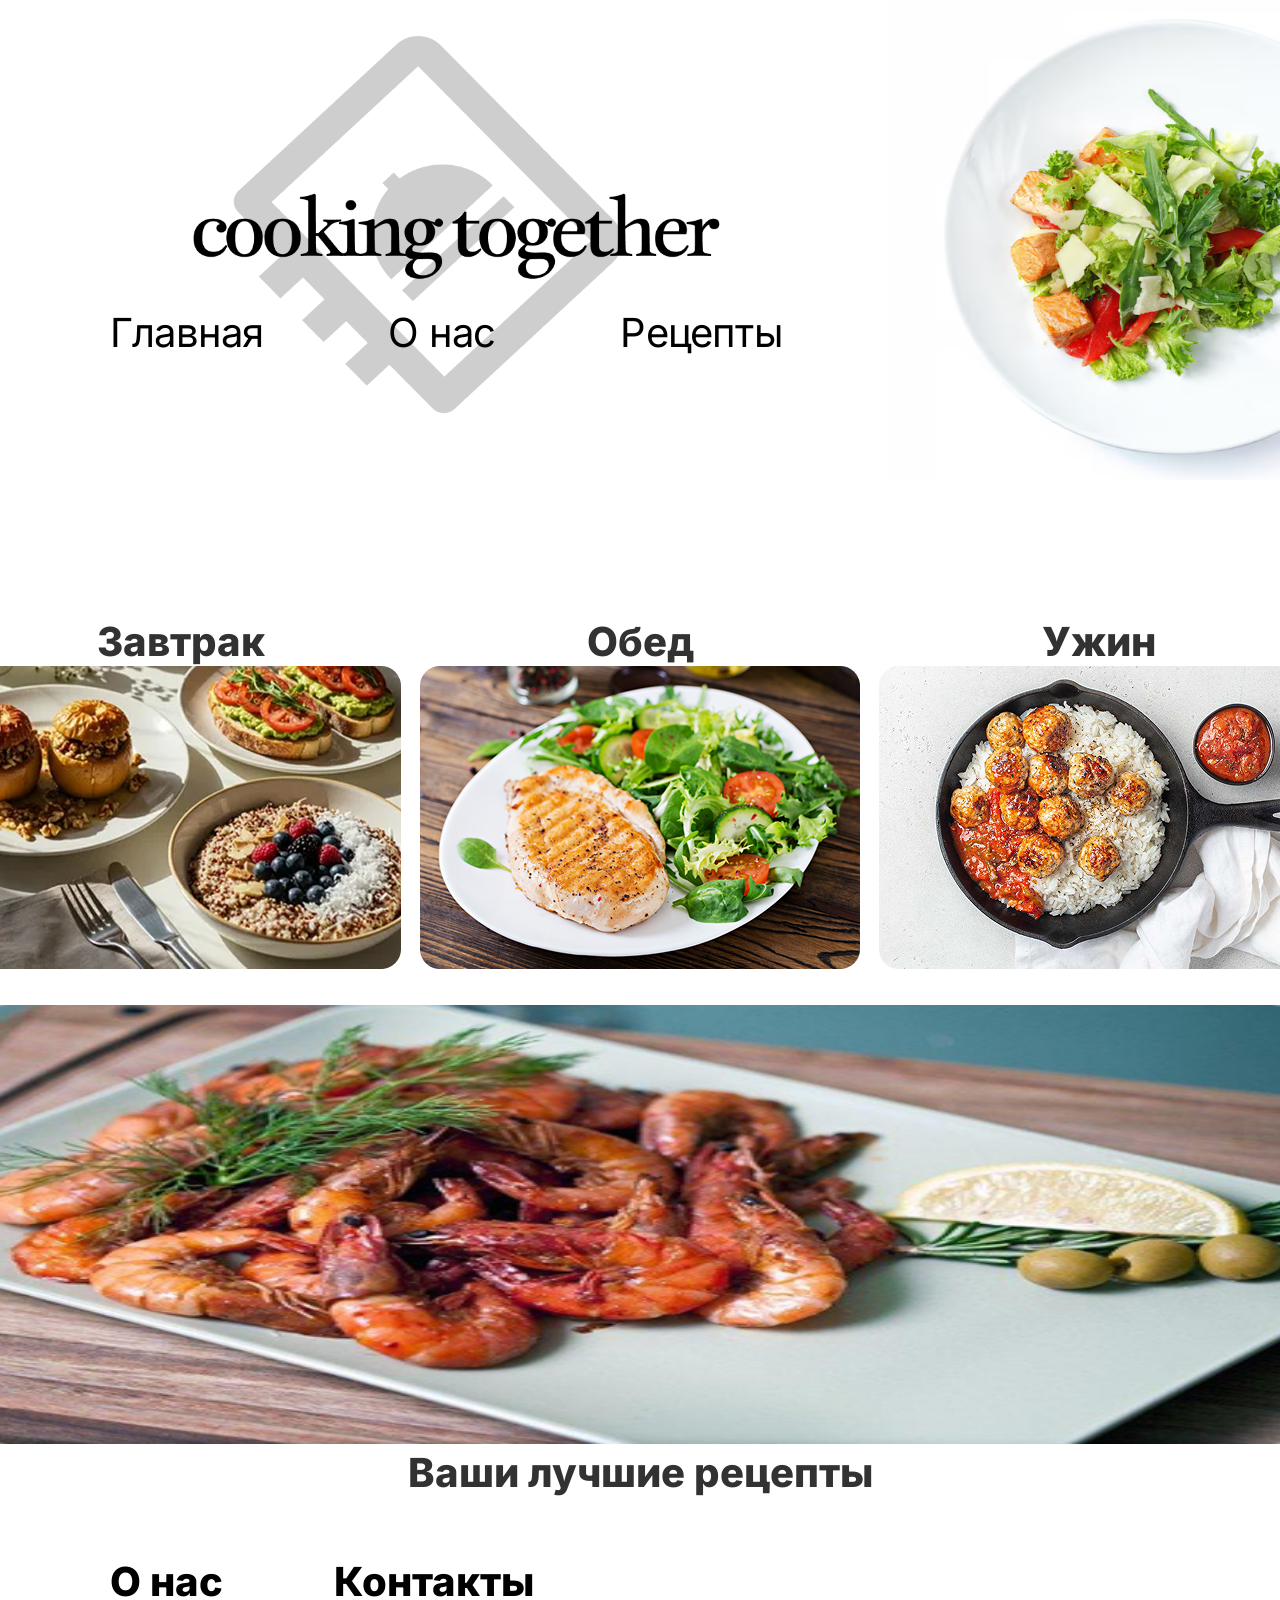
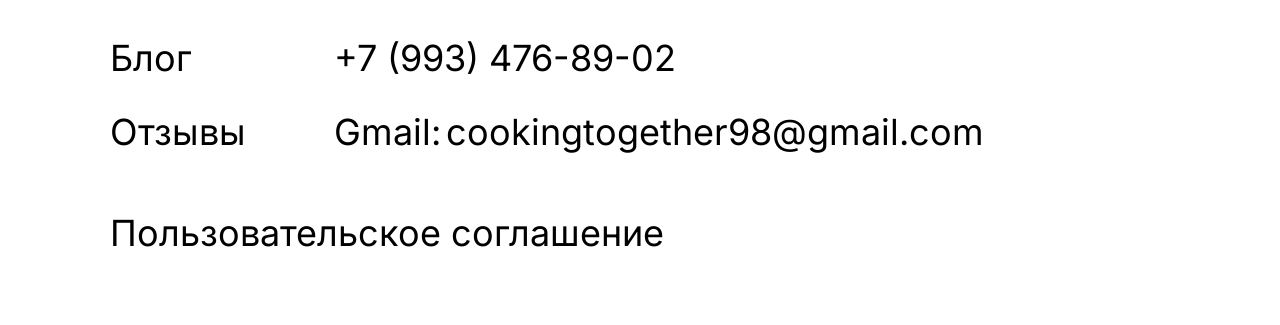
<file: index.html>
<!DOCTYPE html>
<html lang="ru">

<head>
    <meta charset="UTF-8">
    <meta name="viewport" content="width=device-width, initial-scale=1.0">
    <link rel="stylesheet" href="css/style.css">
    <title>Готовим вместе</title>
</head>

<body>
    <header class="header">
        <div class="container">
            <div class="header-wrapper">
                <picture>
                    <img src="images/img-logo.png" srcset="images/img-logo@2x.png 2x" alt="логотип"
                        class="header-wrapper__logo" width="690" height="463">
                </picture>
                <picture>
                    <img src="images/header-dish.png" srcset="images/header-dish@2x.png 2x" alt="тарелка с салатом"
                        class="header-wrapper__img" width="393" height="480">
                </picture>
                <nav class="header-nav">
                    <ul class="nav-list">
                        <li class="nav-list__item">
                            <a href="index.html" class="nav-list__link">Главная</a>
                        </li>
                        <li class="nav-list__item">
                            <a href="about.html" class="nav-list__link">О нас</a>
                        </li>
                        <li class="nav-list__item">
                            <a href="#reciepts" class="nav-list__link">Рецепты</a>
                        </li>
                    </ul>
                </nav>
            </div>
        </div>
    </header>
    <main>
        <section class="reciepts" id="reciepts">
            <div class="container">
                <h1 class="visually-hidden">Вкусные рецеаты "Готовим вместе"</h1>
                <div class="reciepts-wrapper">
                    <a href="breakfest.html" class="reciepts-card first">
                        <span class="reciepts-card__name">Завтрак</span>
                        <picture>
                            <img src="images/img-breakfest.png" srcset="images/img-breakfest@2x.png 2x"
                                alt="картинка завтрака" class="reciepts-card__img" width="440" height="303">
                        </picture>
                    </a>
                    <a href="lunch.html" class="reciepts-card second">
                        <span class="reciepts-card__name">Обед</span>
                        <picture>
                            <img src="images/img-lunch.png" srcset="images/img-lunch@2x.png 2x" alt="картинка обеда"
                                class="reciepts-card__img" width="440" height="303">
                        </picture>
                    </a>
                    <a href="dinner.html" class="reciepts-card third">
                        <span class="reciepts-card__name">Ужин</span>
                        <picture>
                            <img src="images/img-dinner.png" srcset="images/img-dinner@2x.png 2x" alt="картинка ужина"
                                class="reciepts-card__img" width="440" height="303">
                        </picture>
                    </a>
                    <a href="best.html" class="reciepts-card xl">
                        <picture>
                            <source media="(max-width: 480px)" srcset="images/img-best-mobile.png">
                            <source media="(min-width: 768px)" srcset="images/img-best-tablet.png">
                            <img src="images/img-best.png" srcset="images/img-best@2x.png 2x"
                                alt="картинка лучших рецептов" class="reciepts-card__img" width="1384" height="439">
                        </picture>
                        <span class="reciepts-card__name">Ваши лучшие рецепты</span>
                    </a>
                </div>
            </div>
        </section>
    </main>
    <footer class="footer">
        <div class="container">
            <div class="footer-wrapper">
                <div class="footer-inner">
                    <span class="footer-inner__name">О нас</span>
                    <a href="#" class="footer-inner__text">Блог</a>
                    <a href="#" class="footer-inner__text">Отзывы</a>
                </div>
                <div class="footer-inner">
                    <span class="footer-inner__name">Контакты</span>
                    <a href="tel:+79934768902" class="footer-inner__text">+7 (993) 476-89-02</a>
                    <div class="footer-inner__mail">
                        <span class="footer-inner__text">Gmail:</span>
                        <a href="mailto:cookingtogether98@gmail.com"
                            class="footer-inner__text">cookingtogether98@gmail.com</a>
                    </div>
                </div>
            </div>
            <a href="#" class="footer-agreement">Пользовательское соглашение</a>
        </div>
    </footer>
</body>

</html>
</file>
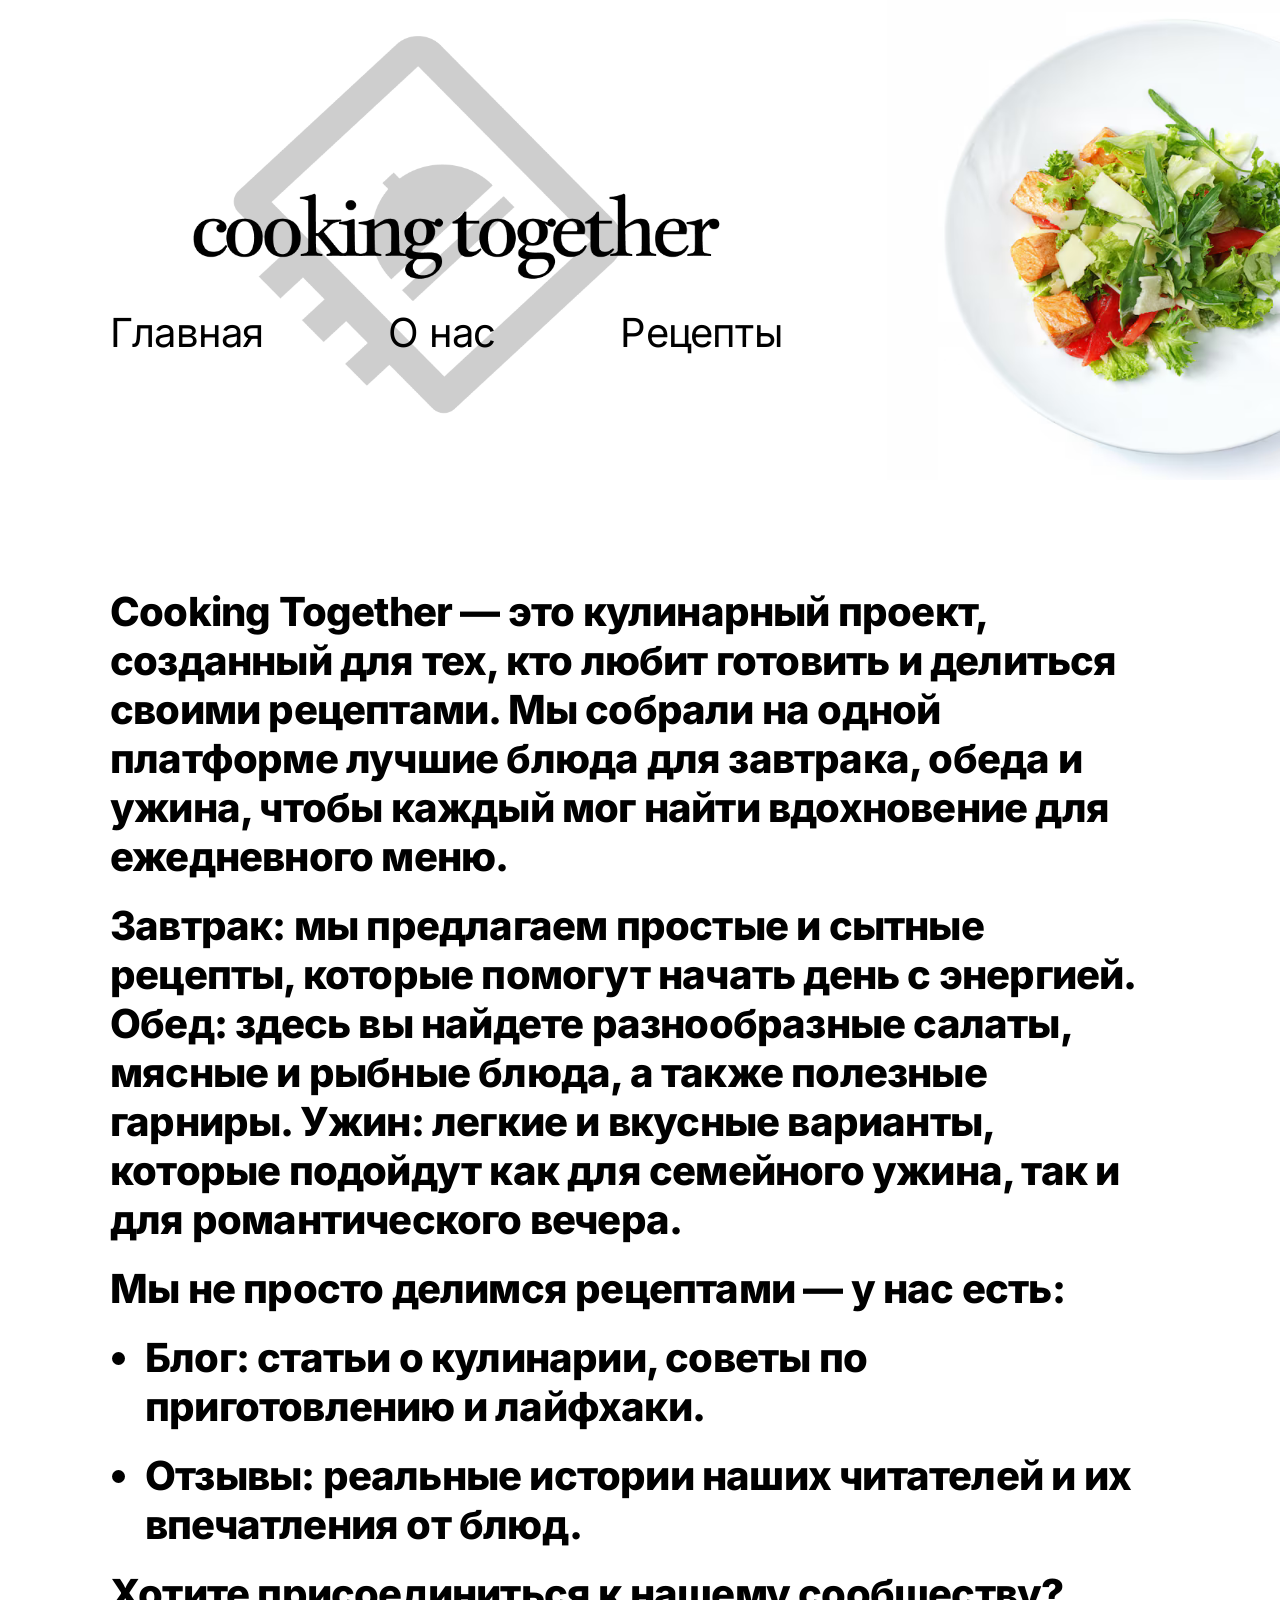
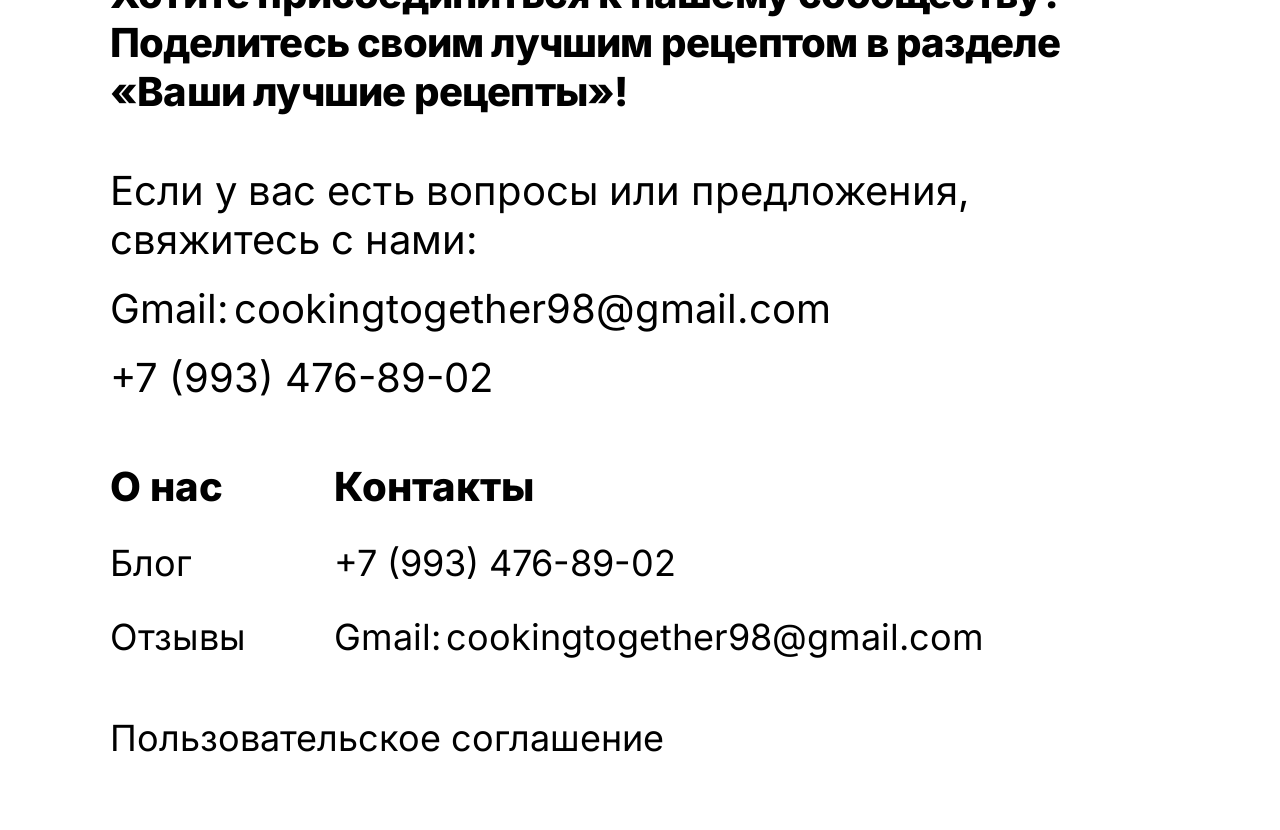
<file: about.html>
<!DOCTYPE html>
<html lang="ru">

<head>
    <meta charset="UTF-8">
    <meta name="viewport" content="width=device-width, initial-scale=1.0">
    <link rel="stylesheet" href="css/style.css">
    <title>О нас</title>
</head>

<body>
    <header class="header">
        <div class="container">
            <div class="header-wrapper">
                <picture>
                    <img src="images/img-logo.png" srcset="images/img-logo@2x.png 2x" alt="логотип"
                        class="header-wrapper__logo" width="690" height="463">
                </picture>
                <picture>
                    <img src="images/header-dish.png" srcset="images/header-dish@2x.png 2x" alt="тарелка с салатом"
                        class="header-wrapper__img" width="393" height="480">
                </picture>
                <nav class="header-nav">
                    <ul class="nav-list">
                        <li class="nav-list__item">
                            <a href="index.html" class="nav-list__link">Главная</a>
                        </li>
                        <li class="nav-list__item">
                            <a href="about.html" class="nav-list__link">О нас</a>
                        </li>
                        <li class="nav-list__item">
                            <a href="#" class="nav-list__link">Рецепты</a>
                        </li>
                    </ul>
                </nav>
            </div>
        </div>
    </header>
    <main>
        <section class="about">
            <h1 class="visually-hidden">Вкусные рецеаты "Готовим вместе"</h1>
            <div class="container">
                <p class="about__text">Cooking Together — это кулинарный проект, созданный для тех, кто любит готовить и
                    делиться своими рецептами. Мы собрали на одной платформе лучшие блюда для завтрака, обеда и ужина,
                    чтобы каждый мог найти вдохновение для ежедневного меню.</p>
                <p class="about__text">Завтрак: мы предлагаем простые и сытные рецепты, которые помогут начать день с
                    энергией. Обед: здесь вы найдете разнообразные салаты, мясные и рыбные блюда, а также полезные
                    гарниры. Ужин: легкие и вкусные варианты, которые подойдут как для семейного ужина, так и для
                    романтического вечера.</p>
                <p class="about__text">Мы не просто делимся рецептами — у нас есть:</p>
                <ul class="about-list">
                    <li class="about-list__item">
                        Блог: статьи о кулинарии, советы по приготовлению и лайфхаки.
                    </li>
                    <li class="about-list__item">
                        Отзывы: реальные истории наших читателей и их впечатления от блюд.
                    </li>
                </ul>
                <p class="about__text margin">Хотите присоединиться к нашему сообществу? Поделитесь своим лучшим
                    рецептом в
                    разделе «Ваши лучшие рецепты»!</p>
                <p class="about__offer">Если у вас есть вопросы или предложения, свяжитесь с нами:</p>
                <div class="about-wrapper">
                    <span class="about-wrapper__text">Gmail:</span>
                    <a href="mailto:cookingtogether98@gmail.com"
                        class="about-wrapper__text">cookingtogether98@gmail.com</a>
                </div>
                <a href="tel:+79934768902" class="about-wrapper__text">+7 (993) 476-89-02</a>
            </div>
        </section>
    </main>
    <footer class="footer">
        <div class="container">
            <div class="footer-wrapper">
                <div class="footer-inner">
                    <span class="footer-inner__name">О нас</span>
                    <a href="#" class="footer-inner__text">Блог</a>
                    <a href="#" class="footer-inner__text">Отзывы</a>
                </div>
                <div class="footer-inner">
                    <span class="footer-inner__name">Контакты</span>
                    <a href="tel:+79934768902" class="footer-inner__text">+7 (993) 476-89-02</a>
                    <div class="footer-inner__mail">
                        <span class="footer-inner__text">Gmail:</span>
                        <a href="mailto:cookingtogether98@gmail.com"
                            class="footer-inner__text">cookingtogether98@gmail.com</a>
                    </div>
                </div>
            </div>
            <a href="#" class="footer-agreement">Пользовательское соглашение</a>
        </div>
    </footer>
</body>

</html>
</file>
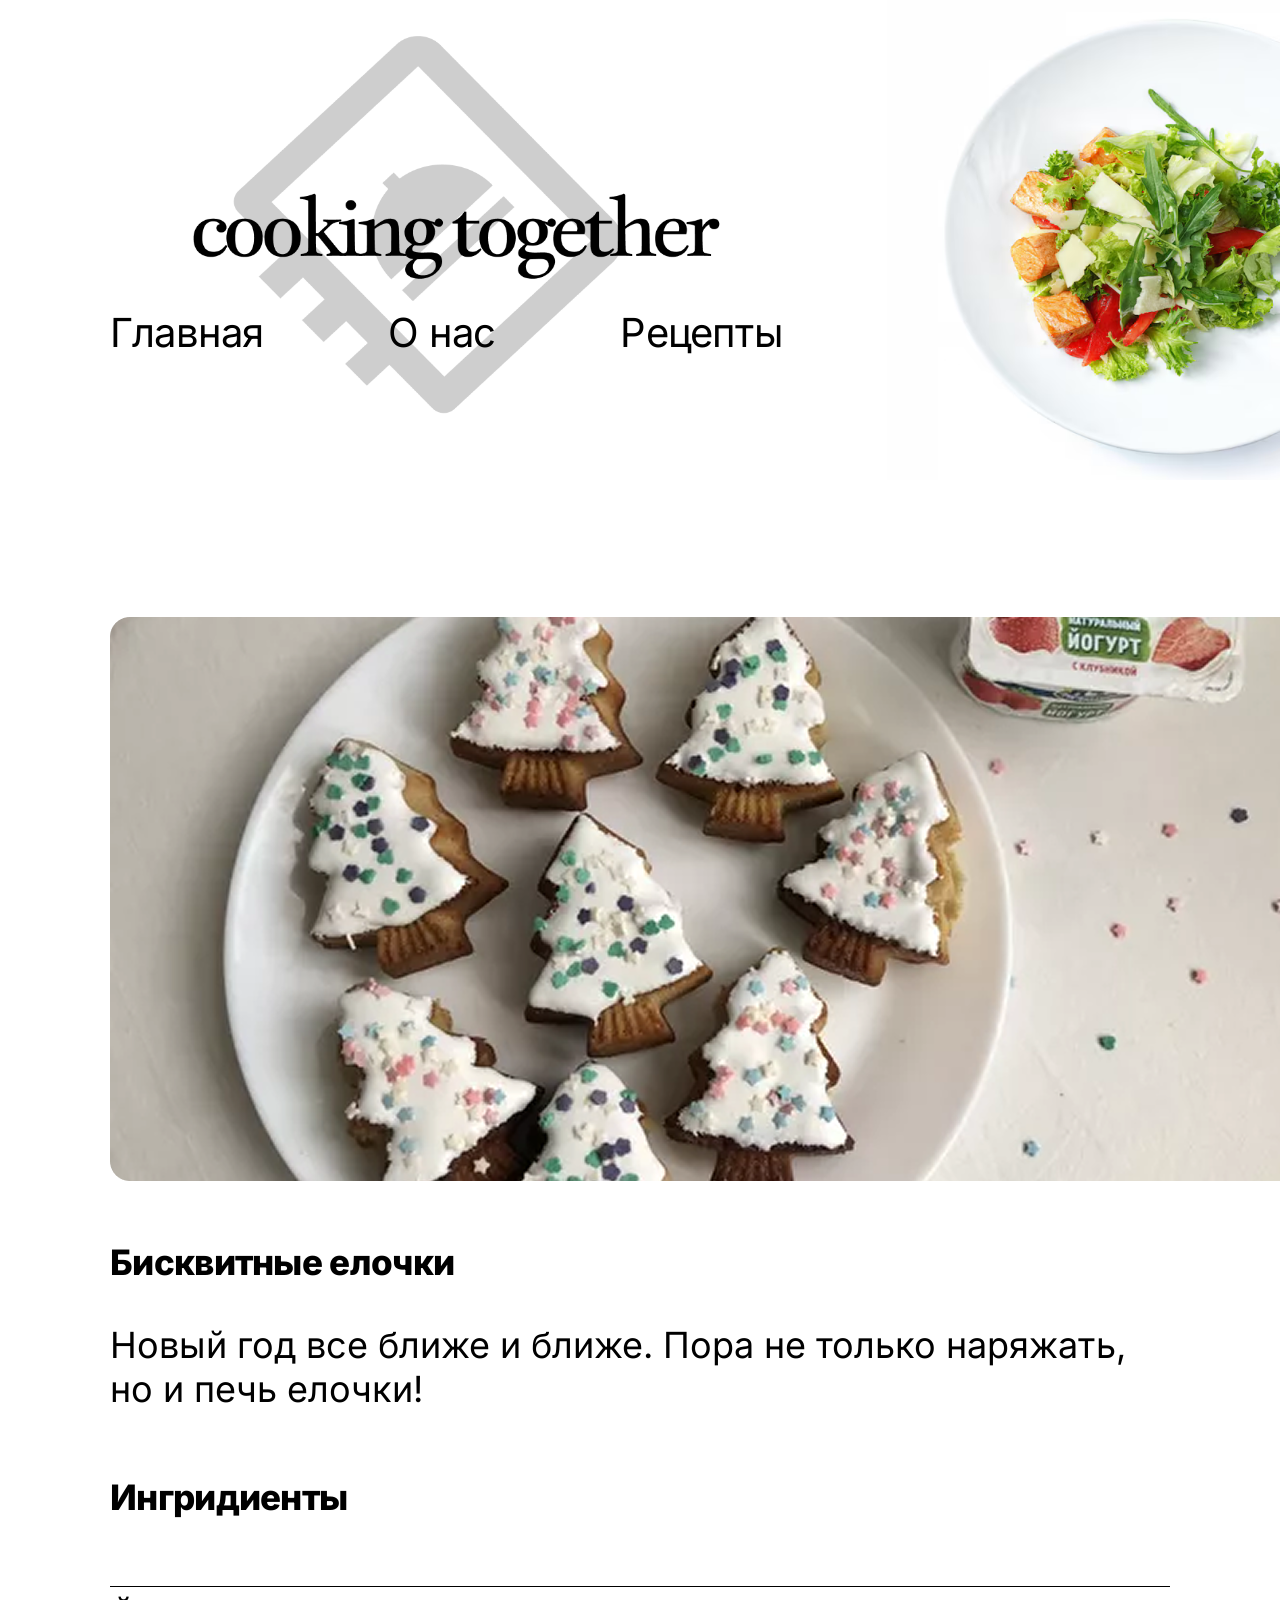
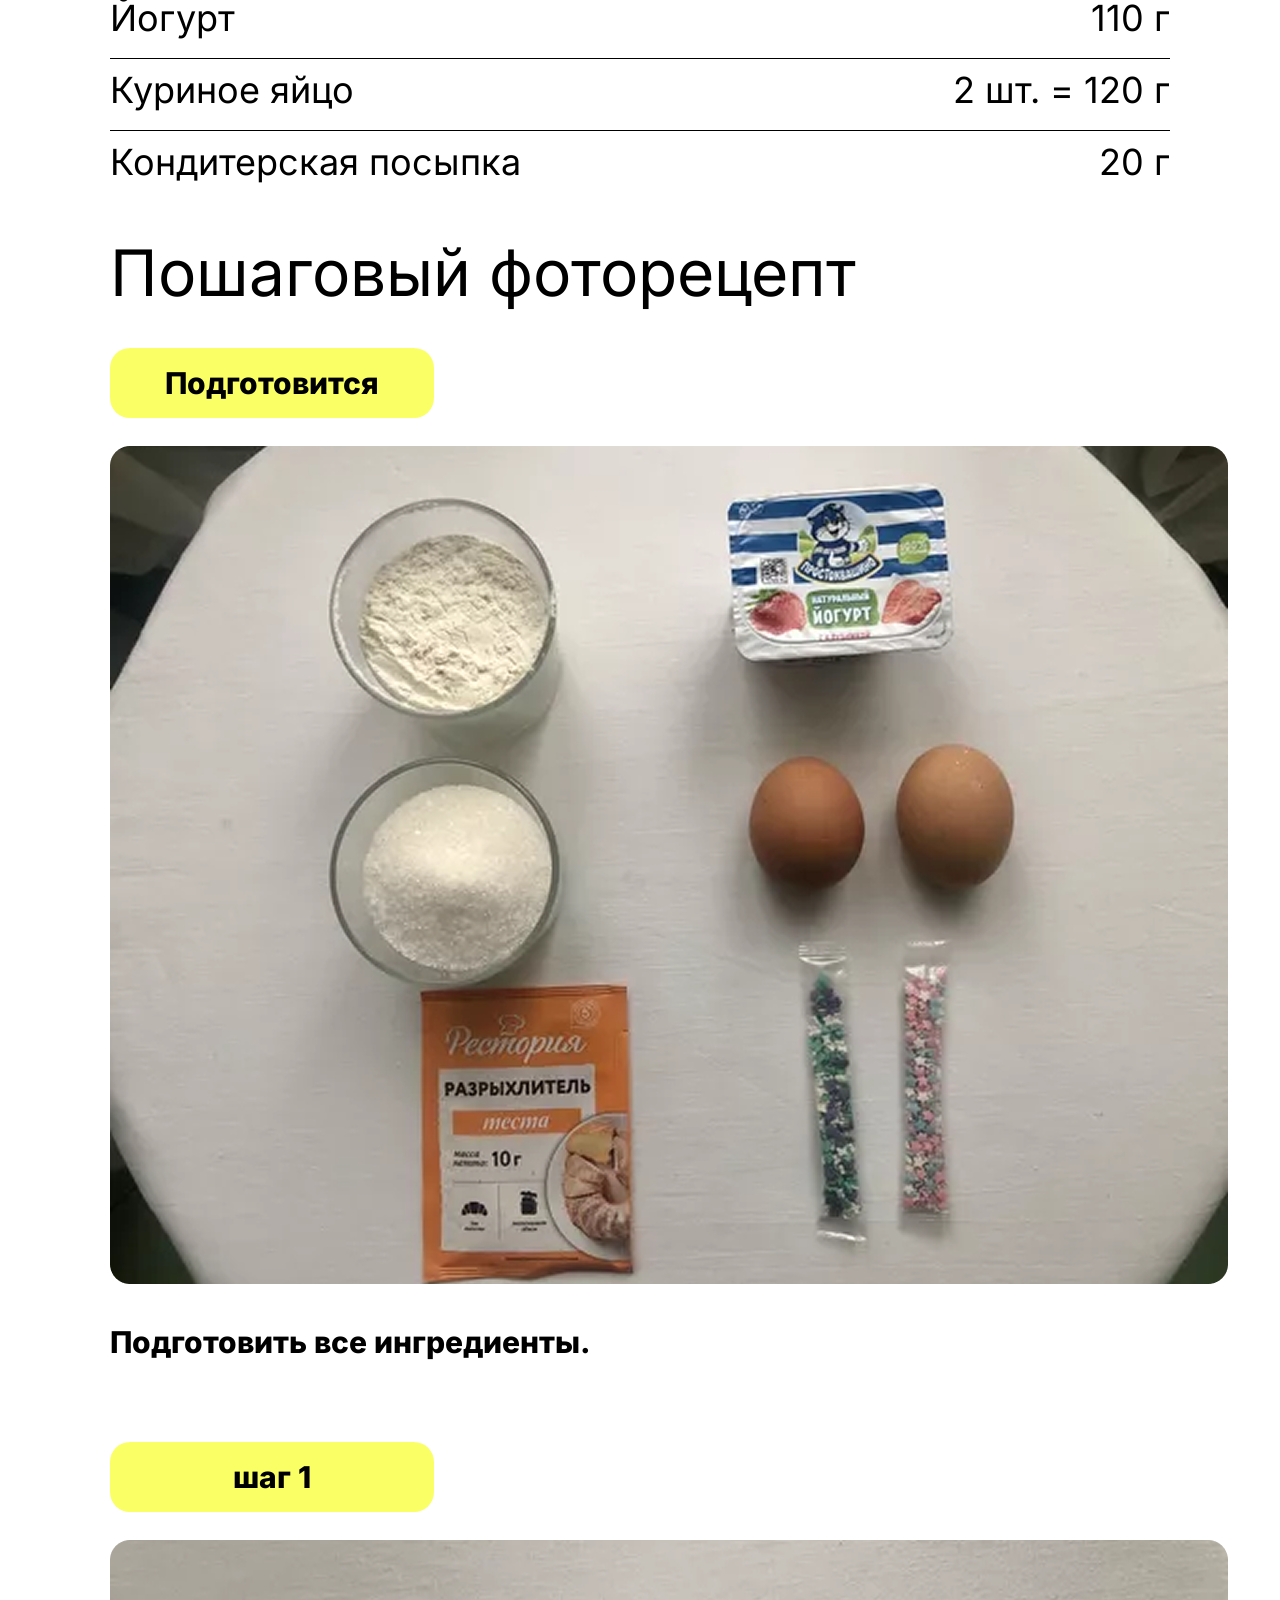
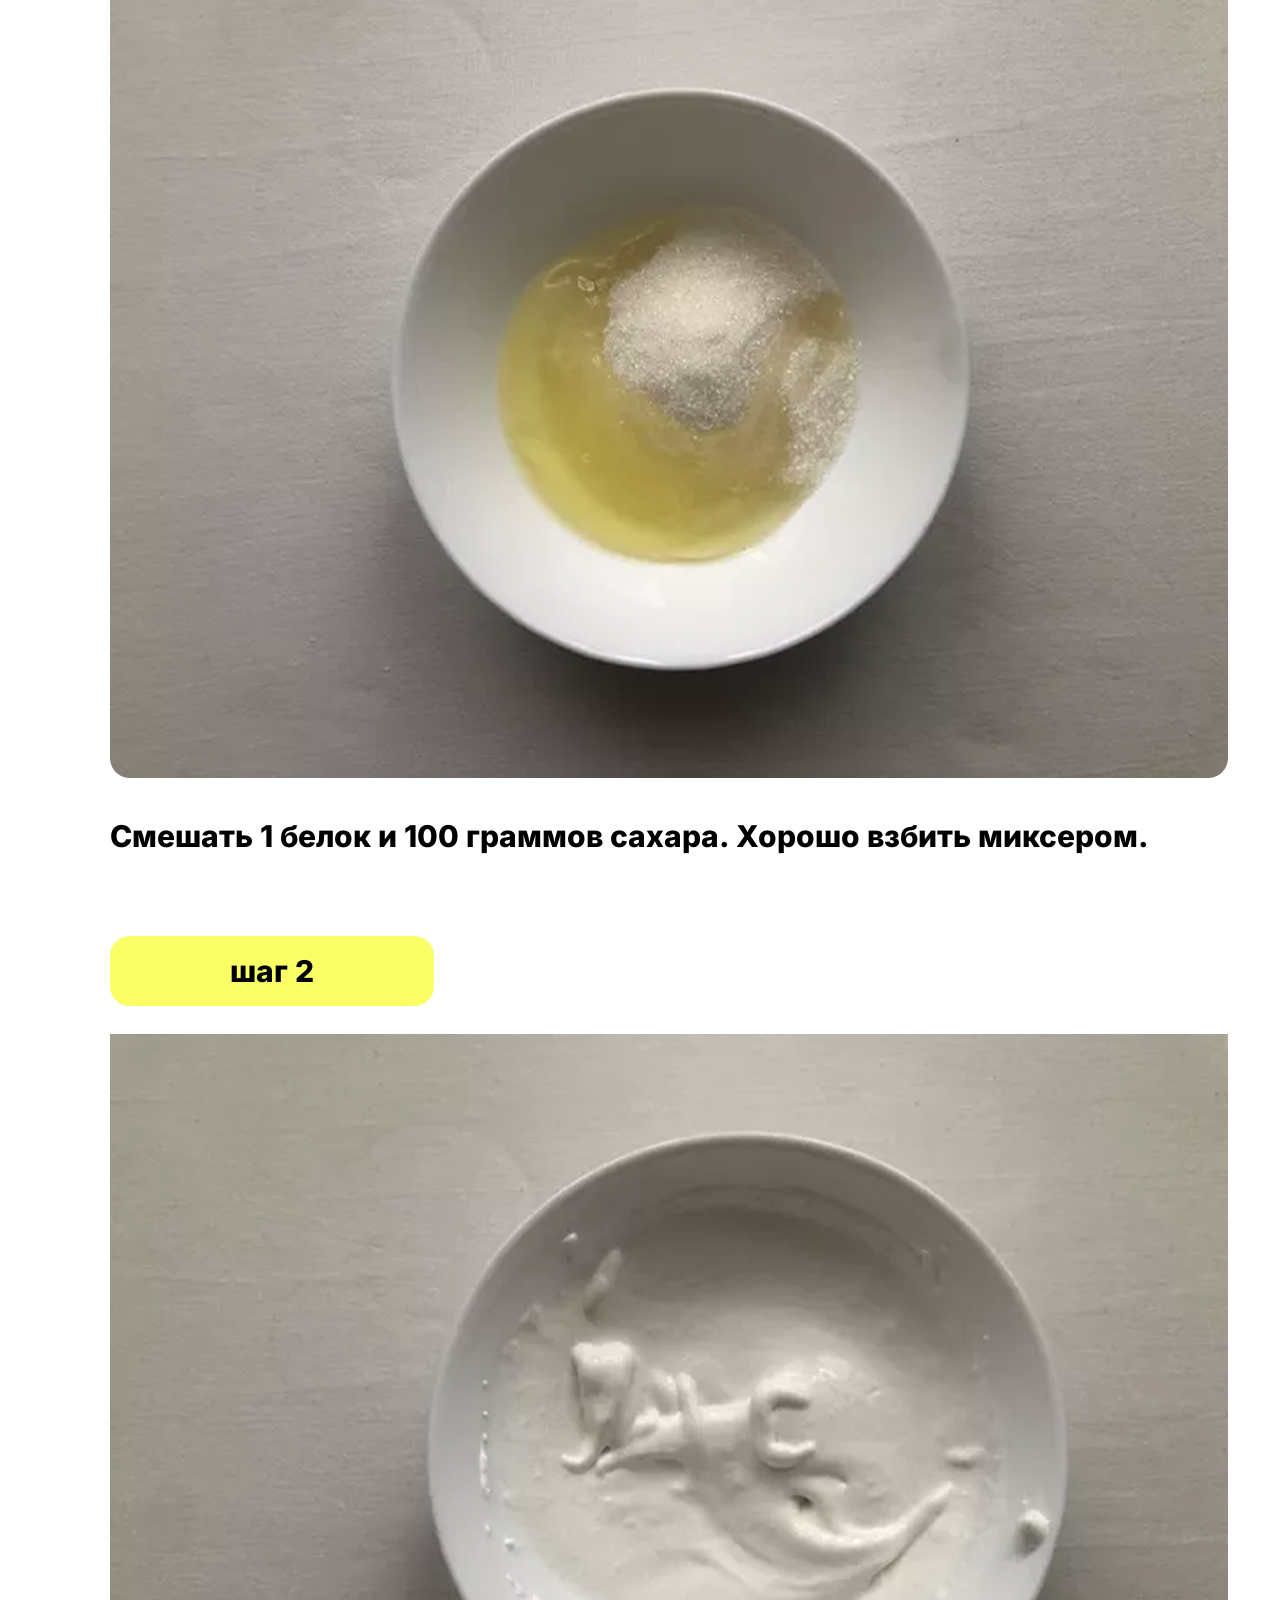
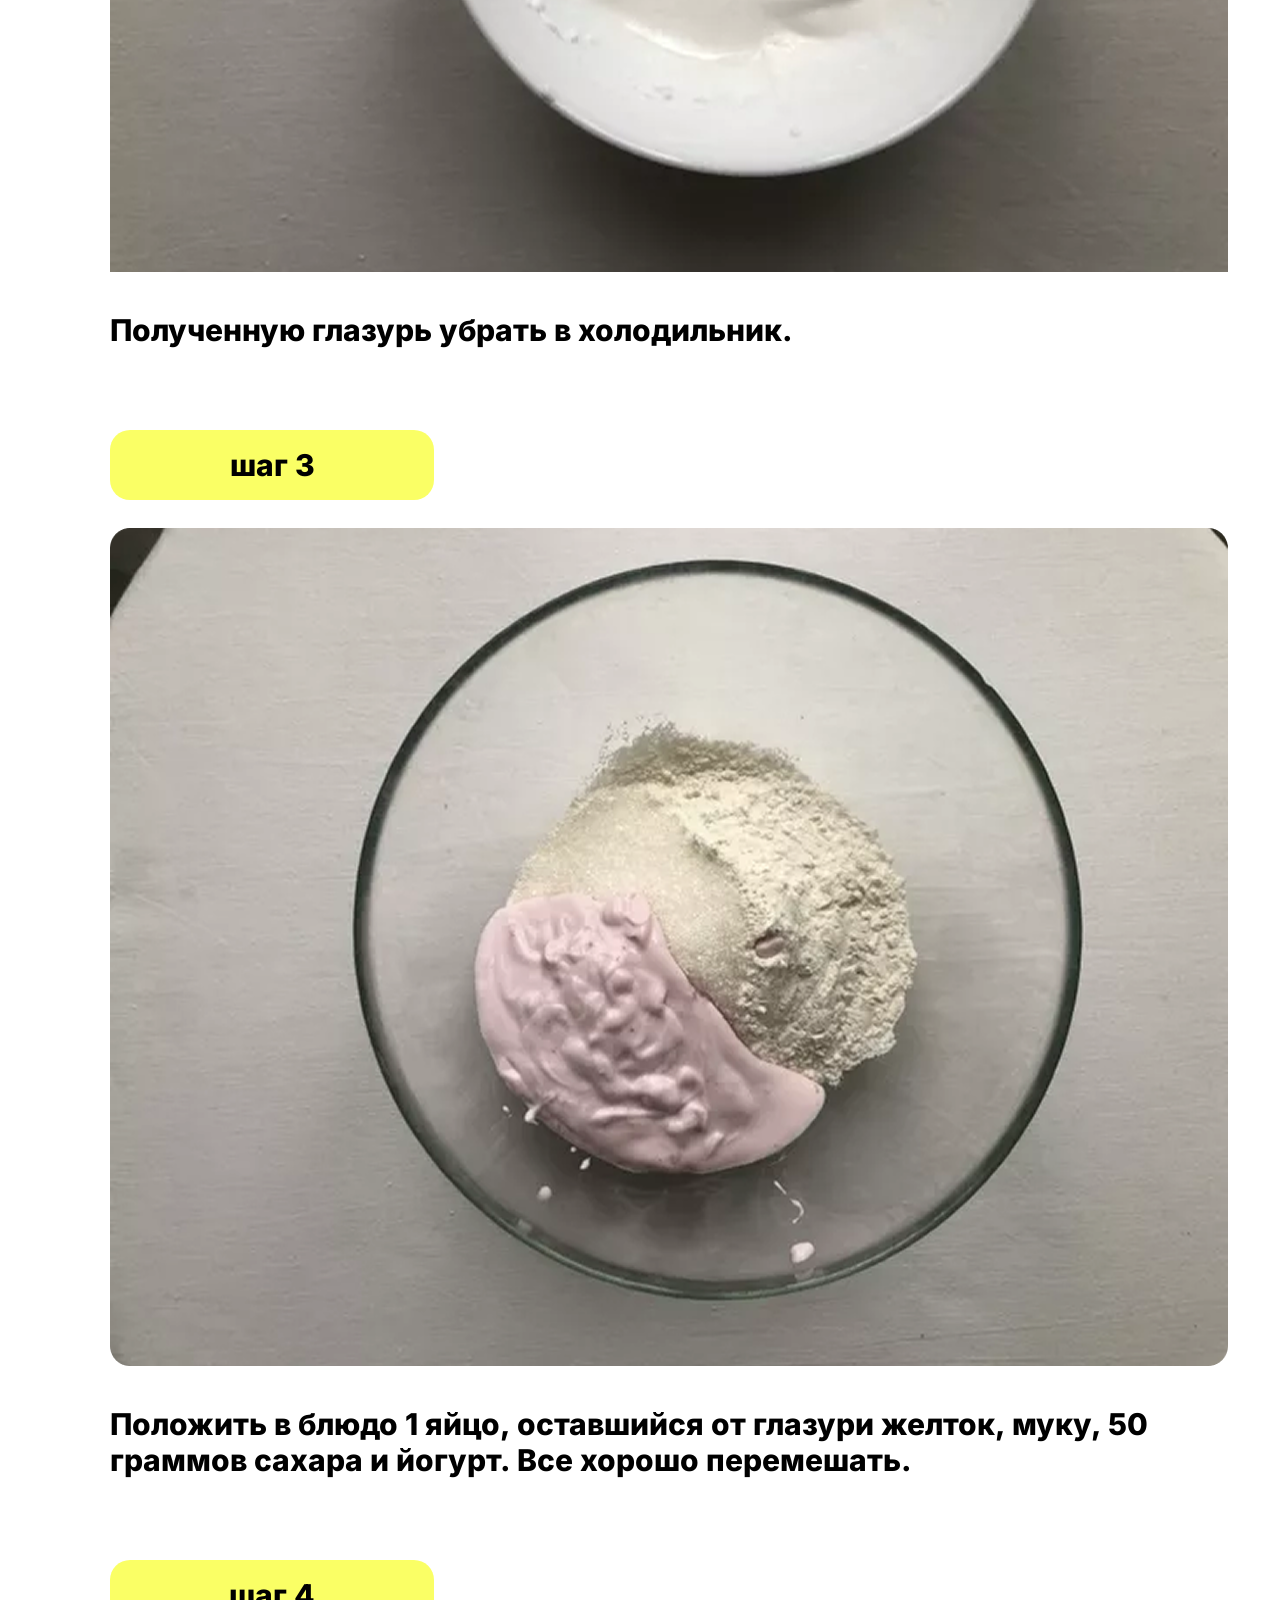
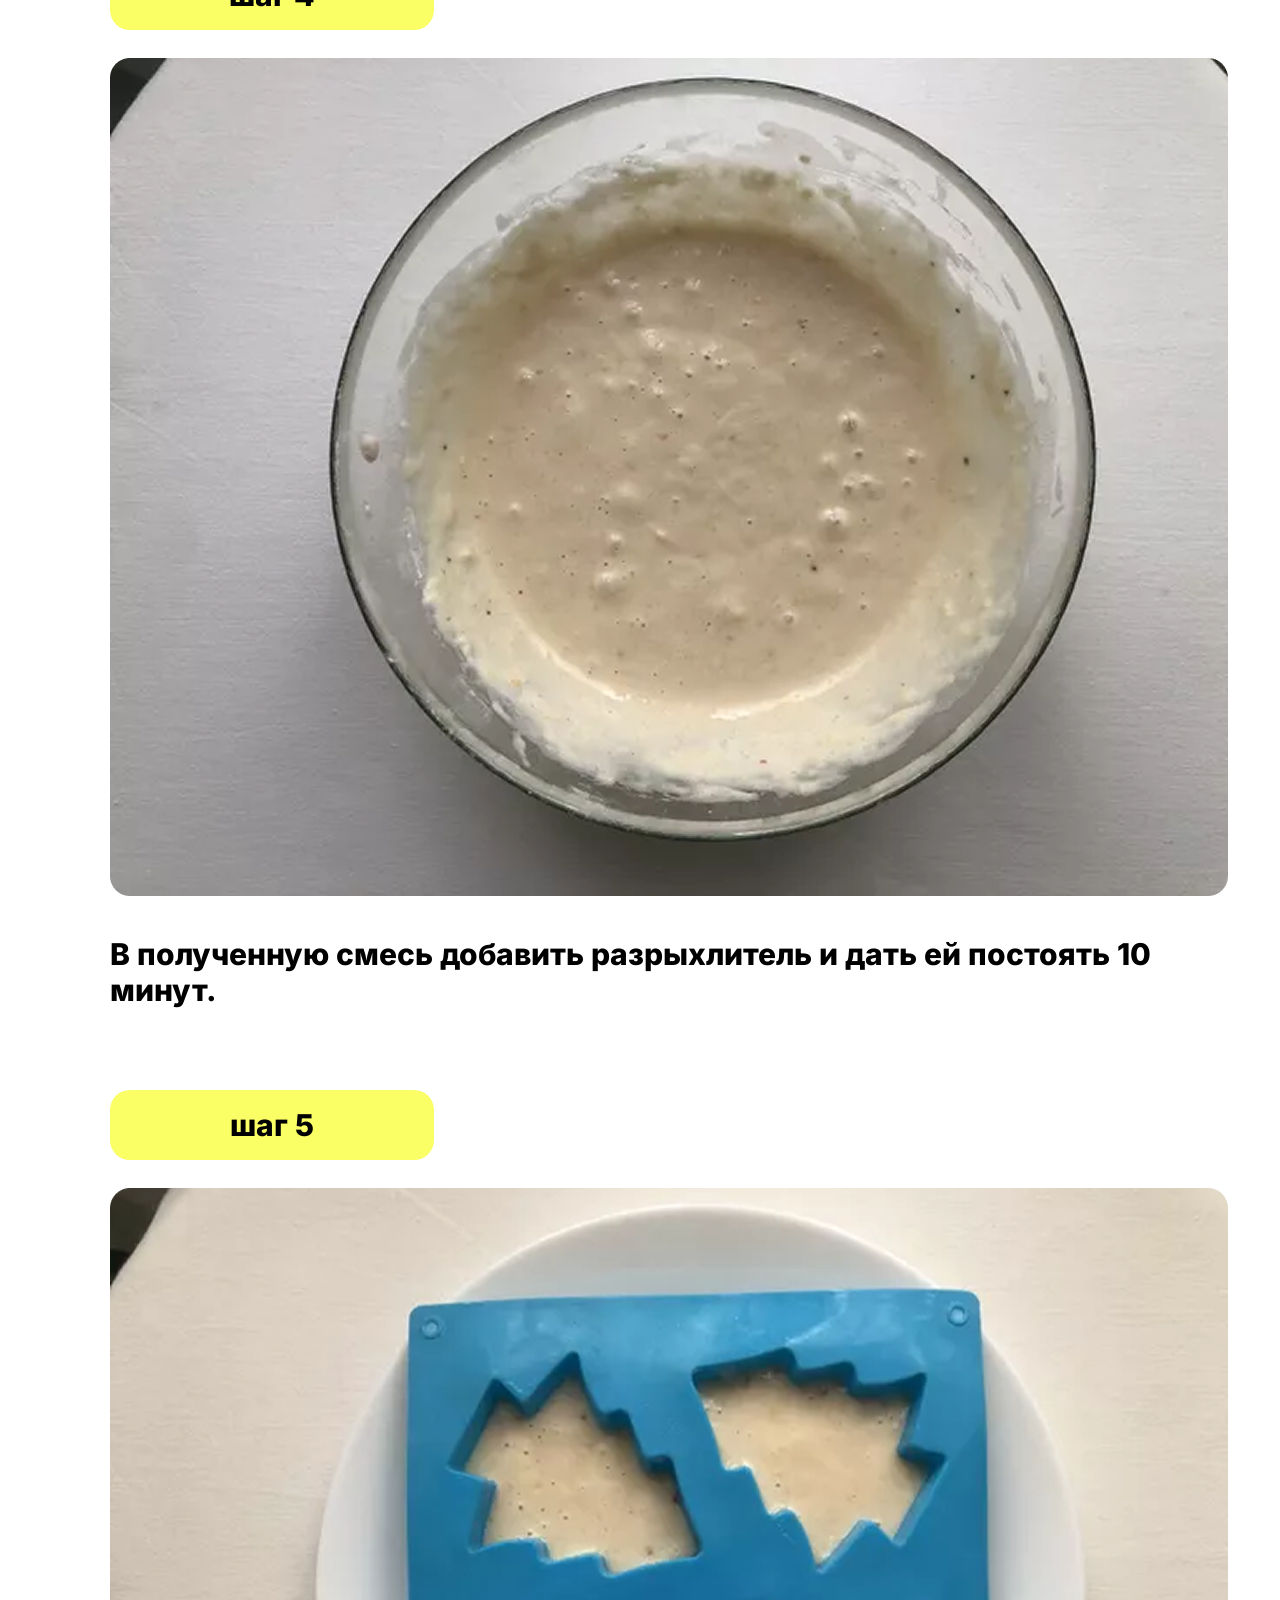
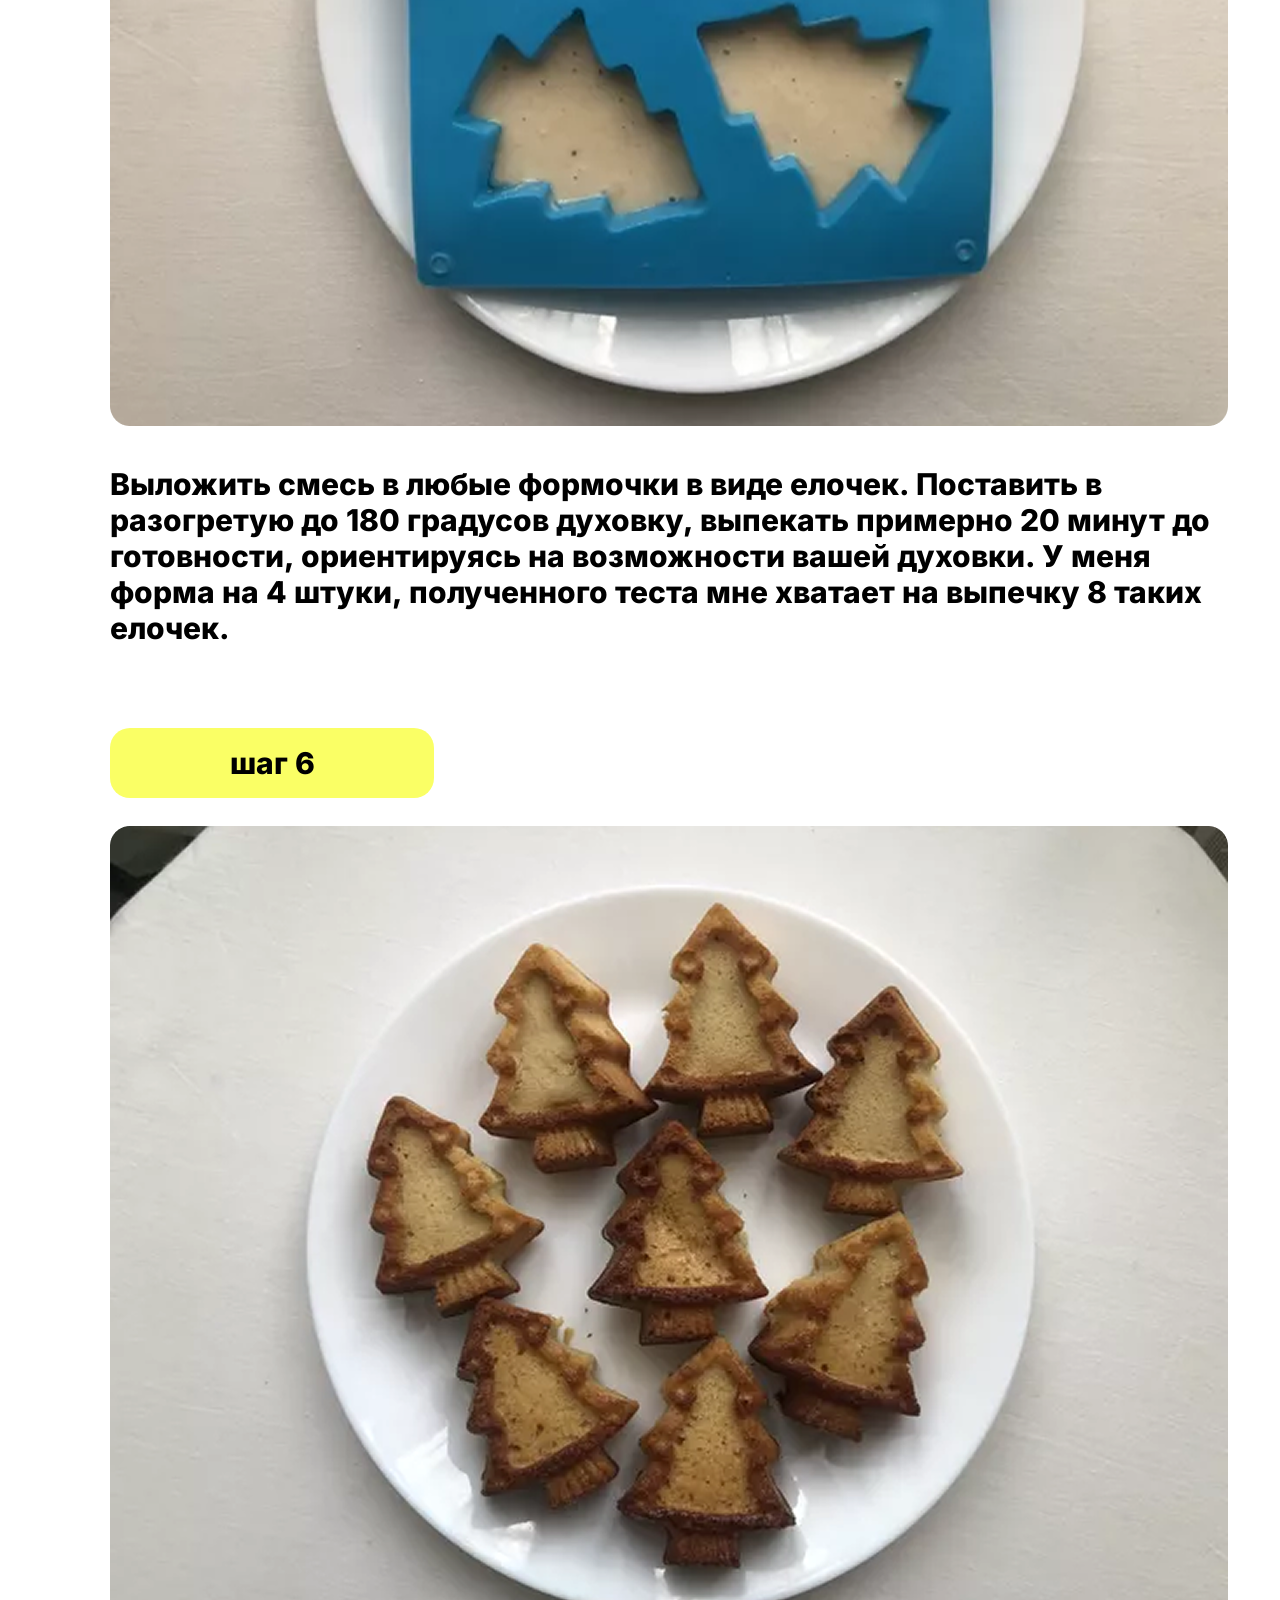
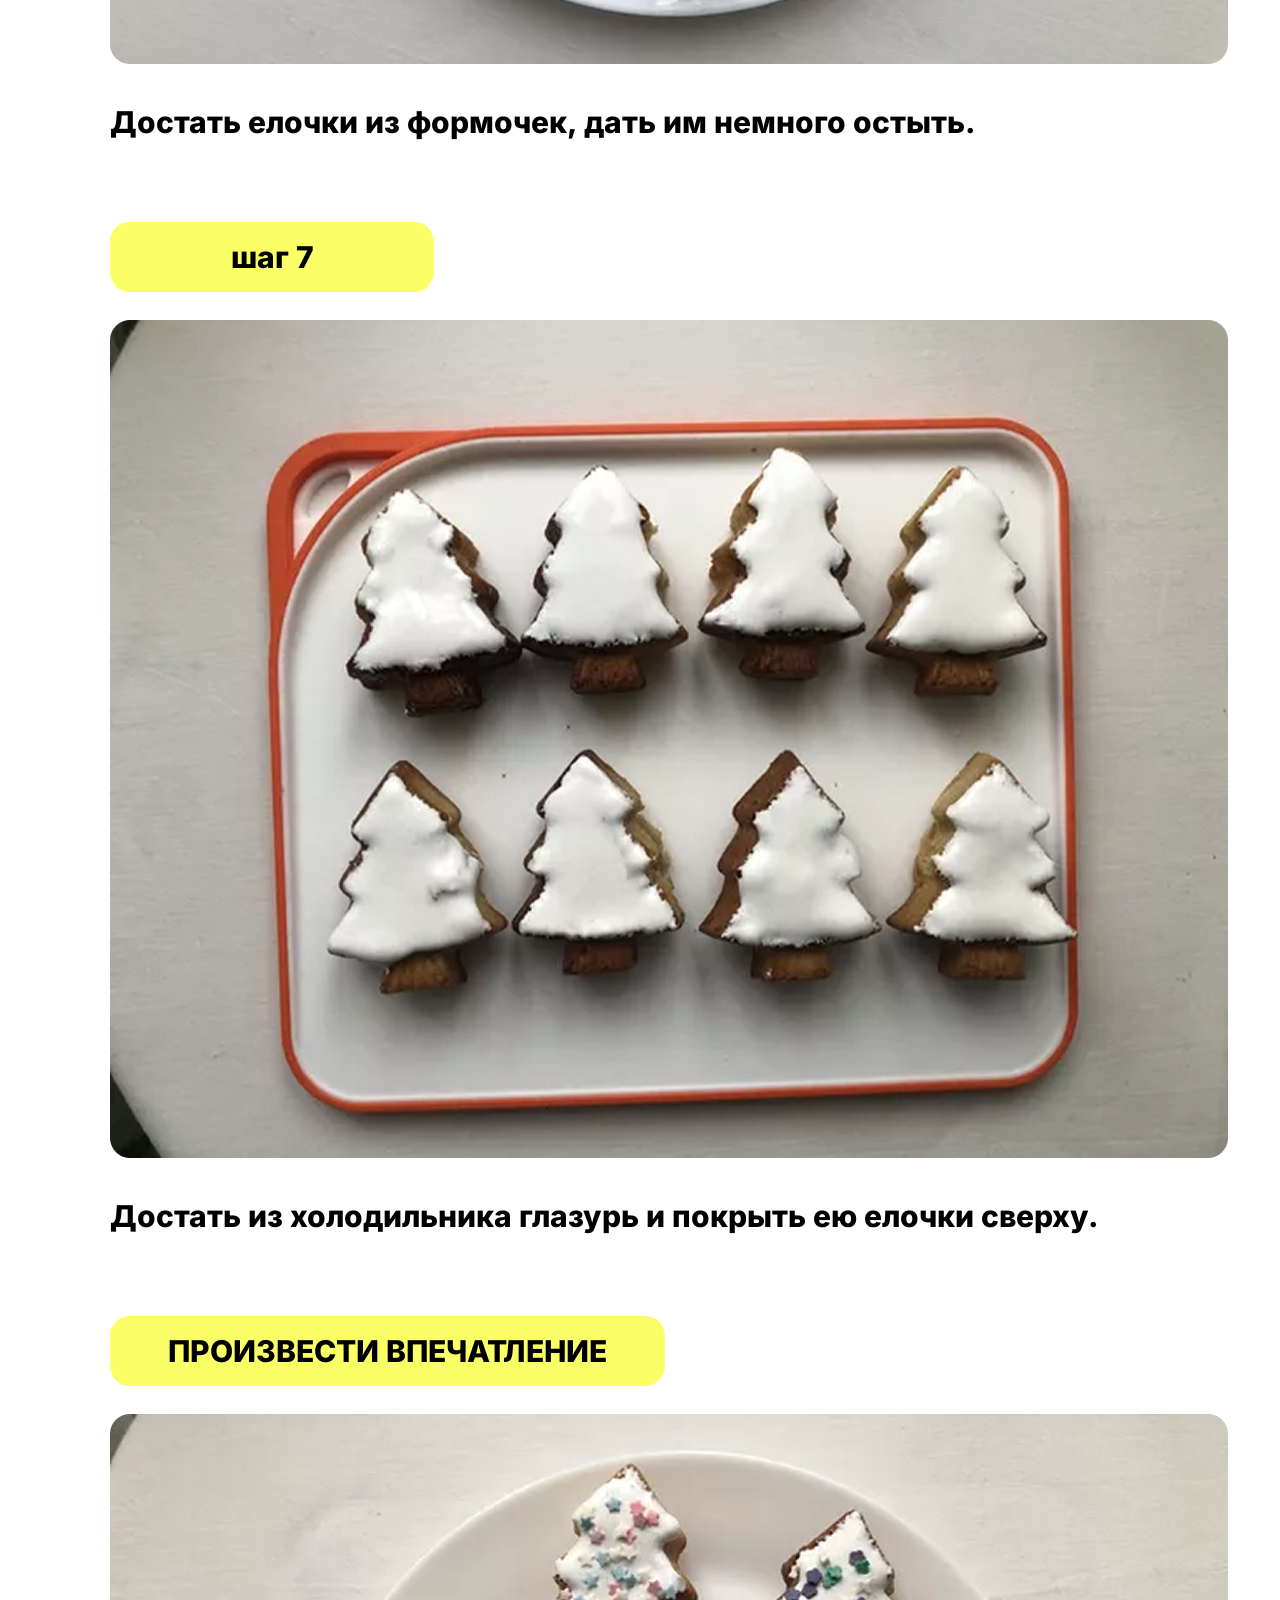
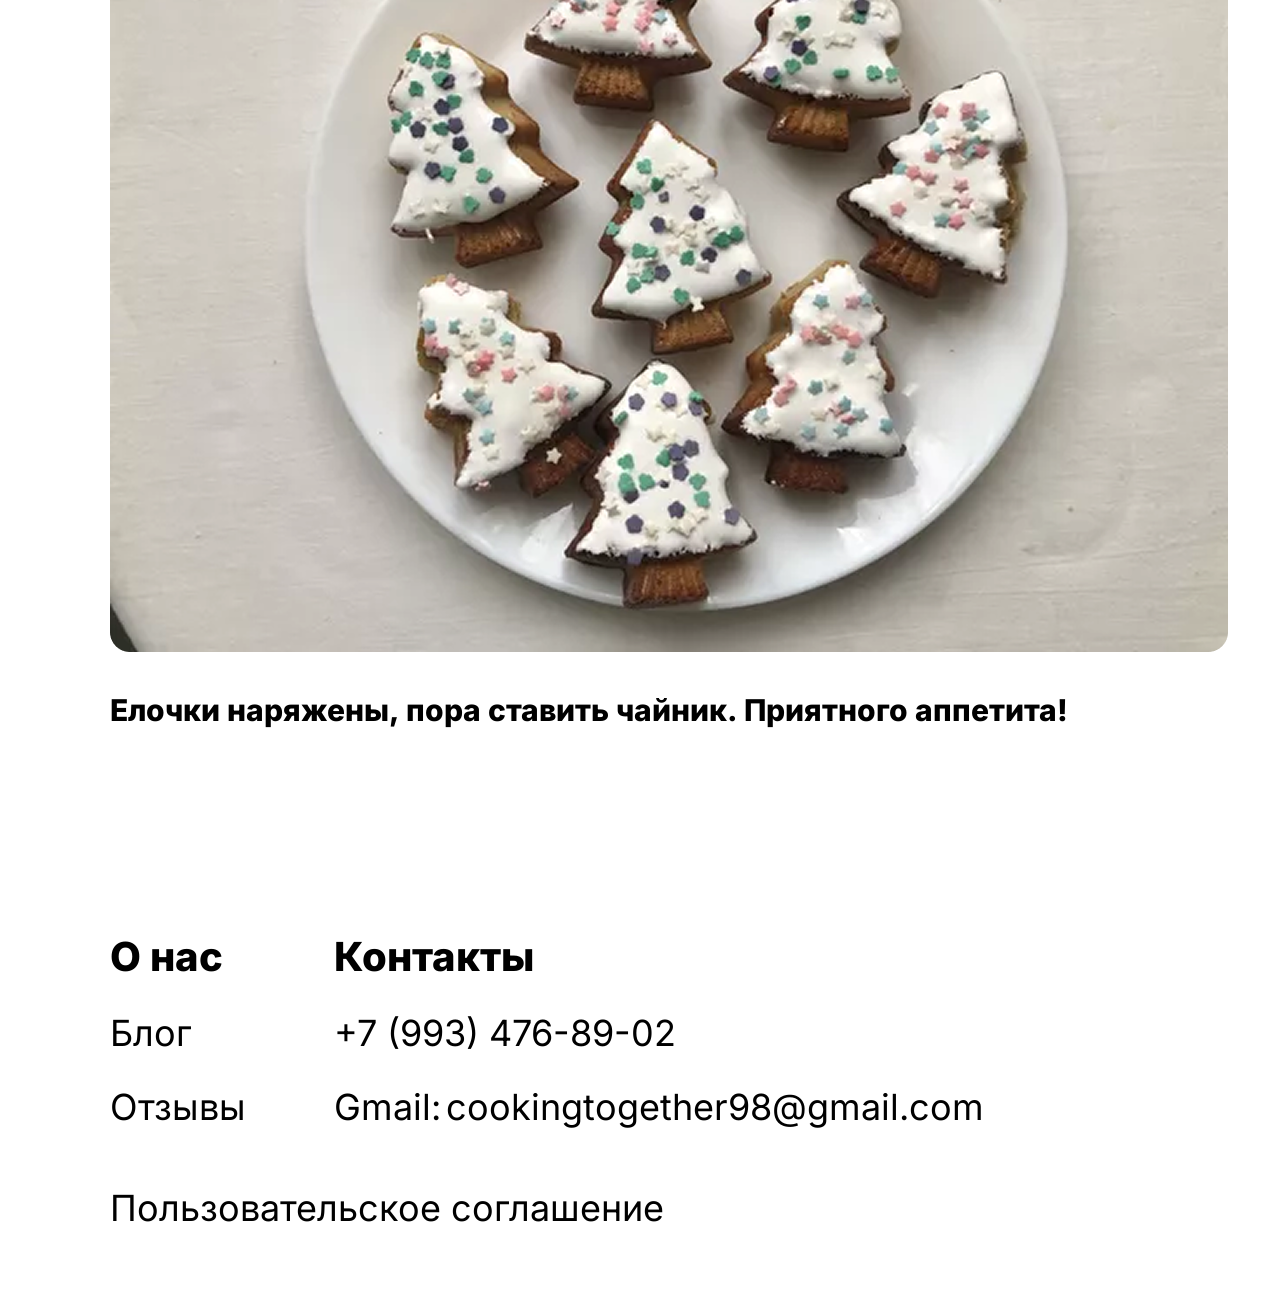
<file: best.html>
<!DOCTYPE html>
<html lang="ru">

<head>
    <meta charset="UTF-8">
    <meta name="viewport" content="width=device-width, initial-scale=1.0">
    <link rel="stylesheet" href="css/style.css">
    <title>Ваши лучшие рецепты</title>
</head>

<body>
    <header class="header">
        <div class="container">
            <div class="header-wrapper">
                <picture>
                    <img src="images/img-logo.png" srcset="images/img-logo@2x.png 2x" alt="логотип"
                        class="header-wrapper__logo" width="690" height="463">
                </picture>
                <picture>
                    <img src="images/header-dish.png" srcset="images/header-dish@2x.png 2x" alt="тарелка с салатом"
                        class="header-wrapper__img" width="393" height="480">
                </picture>
                <nav class="header-nav">
                    <ul class="nav-list">
                        <li class="nav-list__item">
                            <a href="index.html" class="nav-list__link">Главная</a>
                        </li>
                        <li class="nav-list__item">
                            <a href="about.html" class="nav-list__link">О нас</a>
                        </li>
                        <li class="nav-list__item">
                            <a href="#" class="nav-list__link">Рецепты</a>
                        </li>
                    </ul>
                </nav>
            </div>
        </div>
    </header>
    <main>
        <section class="breakfest">
            <h1 class="visually-hidden">Вкусные рецеаты "Готовим вместе"</h1>
            <div class="container">
                <picture>
                    <img src="images/img-best-intro.png" srcset="images/img-best-intro@2x.png 2x"
                        alt="тарелка с салатом" class="breakfest__img" width="1221" height="564">
                </picture>
                <h2 class="breakfest__name">Бисквитные елочки</h2>
                <p class="breakfest__text">Новый год все ближе и ближе. Пора не только наряжать, но и печь елочки!</p>
                <div class="for-dish">
                    <h2 class="for-dish__name">Ингридиенты</h2>
                    <div class="for-dish__inner">
                        <span class="for-dish__product">Йогурт</span>
                        <span class="for-dish__product">110 г</span>
                    </div>
                    <div class="for-dish__inner">
                        <span class="for-dish__product">Куриное яйцо</span>
                        <span class="for-dish__product">2 шт. = 120 г</span>
                    </div>
                    <div class="for-dish__inner">
                        <span class="for-dish__product">Кондитерская посыпка</span>
                        <span class="for-dish__product">20 г</span>
                    </div>
                </div>
                <h2 class="breakfest__title">Пошаговый фоторецепт</h2>
                <div class="breakfest-wrapper">
                    <span class="breakfest-wrapper__step">Подготовится</span>
                    <picture>
                        <img src="images/img-best-prepare.png" srcset="images/img-best-prepare@2x.png 2x"
                            alt="тарелка с салатом" class="breakfest-wrapper__img" width="1118" height="838">
                    </picture>
                    <p class="breakfest-wrapper__text">Подготовить все ингредиенты.</p>
                </div>
                <div class="breakfest-wrapper">
                    <span class="breakfest-wrapper__step">шаг 1</span>
                    <picture>
                        <img src="images/img-best-step-1.png" srcset="images/img-best-step-1@2x.png 2x"
                            alt="тарелка с салатом" class="breakfest-wrapper__img" width="1118" height="838">
                    </picture>
                    <p class="breakfest-wrapper__text">Смешать 1 белок и 100 граммов сахара. Хорошо взбить миксером.</p>
                </div>
                <div class="breakfest-wrapper">
                    <span class="breakfest-wrapper__step">шаг 2</span>
                    <picture>
                        <img src="images/img-best-step-2.png" srcset="images/img-best-step-2@2x.png 2x"
                            alt="тарелка с салатом" class="breakfest-wrapper__img" width="1118" height="838">
                    </picture>
                    <p class="breakfest-wrapper__text">Полученную глазурь убрать в холодильник.</p>
                </div>
                <div class="breakfest-wrapper">
                    <span class="breakfest-wrapper__step">шаг 3</span>
                    <picture>
                        <img src="images/img-best-step-3.png" srcset="images/img-best-step-3@2x.png 2x"
                            alt="тарелка с салатом" class="breakfest-wrapper__img" width="1118" height="838">
                    </picture>
                    <p class="breakfest-wrapper__text">Положить в блюдо 1 яйцо, оставшийся от глазури желток, муку, 50
                        граммов сахара и йогурт. Все хорошо перемешать.</p>
                </div>
                <div class="breakfest-wrapper">
                    <span class="breakfest-wrapper__step">шаг 4</span>
                    <picture>
                        <img src="images/img-best-step-4.png" srcset="images/img-best-step-4@2x.png 2x"
                            alt="тарелка с салатом" class="breakfest-wrapper__img" width="1118" height="838">
                    </picture>
                    <p class="breakfest-wrapper__text">В полученную смесь добавить разрыхлитель и дать ей постоять 10
                        минут.</p>
                </div>
                <div class="breakfest-wrapper">
                    <span class="breakfest-wrapper__step">шаг 5</span>
                    <picture>
                        <img src="images/img-best-step-5.png" srcset="images/img-best-step-5@2x.png 2x"
                            alt="тарелка с салатом" class="breakfest-wrapper__img" width="1118" height="838">
                    </picture>
                    <p class="breakfest-wrapper__text">Выложить смесь в любые формочки в виде елочек. Поставить в
                        разогретую до 180 градусов духовку, выпекать примерно 20 минут до готовности, ориентируясь на
                        возможности вашей духовки. У меня форма на 4 штуки, полученного теста мне хватает на выпечку 8
                        таких елочек.</p>
                </div>
                <div class="breakfest-wrapper">
                    <span class="breakfest-wrapper__step">шаг 6</span>
                    <picture>
                        <img src="images/img-best-step-6.png" srcset="images/img-best-step-6@2x.png 2x"
                            alt="тарелка с салатом" class="breakfest-wrapper__img" width="1118" height="838">
                    </picture>
                    <p class="breakfest-wrapper__text">Достать елочки из формочек, дать им немного остыть.</p>
                </div>
                <div class="breakfest-wrapper">
                    <span class="breakfest-wrapper__step">шаг 7</span>
                    <picture>
                        <img src="images/img-best-step-7.png" srcset="images/img-best-step-7@2x.png 2x"
                            alt="тарелка с салатом" class="breakfest-wrapper__img" width="1118" height="838">
                    </picture>
                    <p class="breakfest-wrapper__text">Достать из холодильника глазурь и покрыть ею елочки сверху.</p>
                </div>
                <div class="breakfest-wrapper">
                    <span class="breakfest-wrapper__step big">ПРОИЗВЕСТИ ВПЕЧАТЛЕНИЕ</span>
                    <picture>
                        <img src="images/img-best-coocked.png" srcset="images/img-best-coocked@2x.png 2x"
                            alt="тарелка с салатом" class="breakfest-wrapper__img" width="1118" height="838">
                    </picture>
                    <p class="breakfest-wrapper__text">Елочки наряжены, пора ставить чайник. Приятного аппетита!</p>
                </div>
            </div>
        </section>
    </main>
    <footer class="footer">
        <div class="container">
            <div class="footer-wrapper">
                <div class="footer-inner">
                    <span class="footer-inner__name">О нас</span>
                    <a href="#" class="footer-inner__text">Блог</a>
                    <a href="#" class="footer-inner__text">Отзывы</a>
                </div>
                <div class="footer-inner">
                    <span class="footer-inner__name">Контакты</span>
                    <a href="tel:+79934768902" class="footer-inner__text">+7 (993) 476-89-02</a>
                    <div class="footer-inner__mail">
                        <span class="footer-inner__text">Gmail:</span>
                        <a href="mailto:cookingtogether98@gmail.com"
                            class="footer-inner__text">cookingtogether98@gmail.com</a>
                    </div>
                </div>
            </div>
            <a href="#" class="footer-agreement">Пользовательское соглашение</a>
        </div>
    </footer>
</body>

</html>
</file>
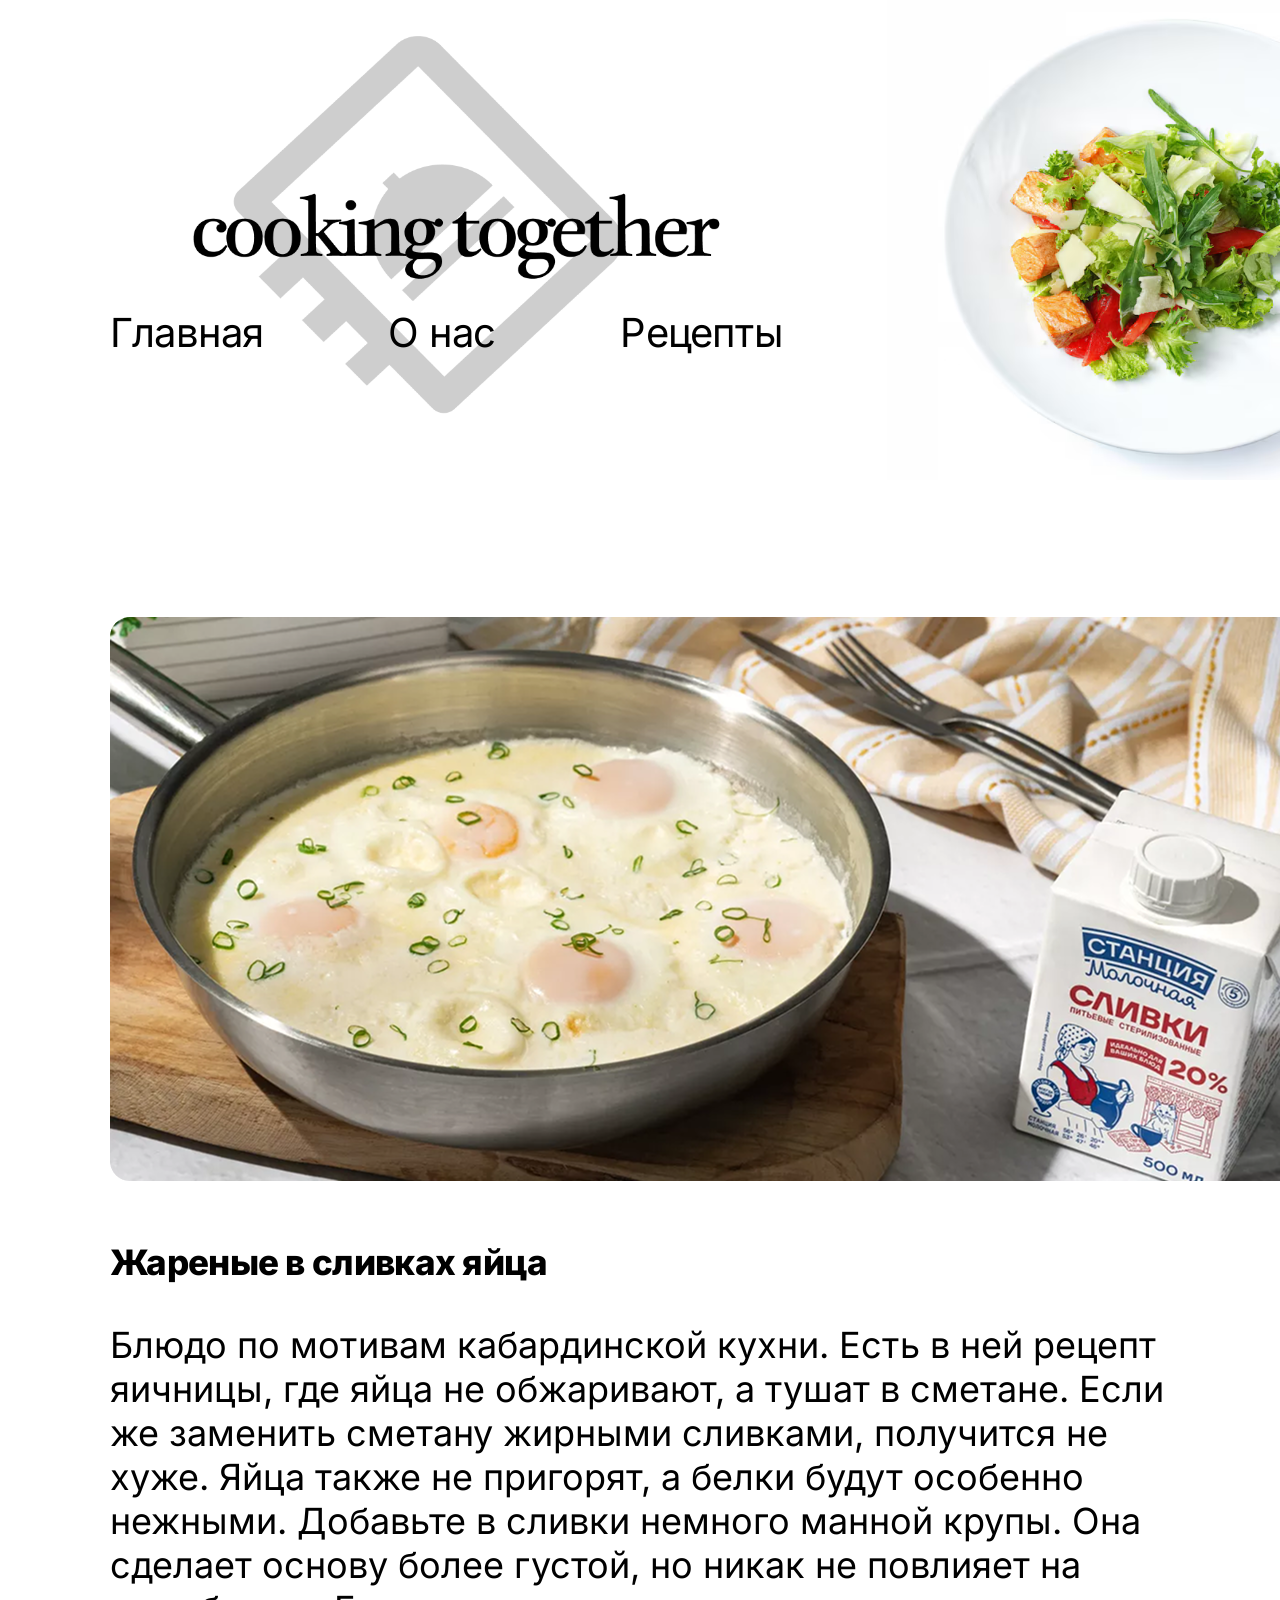
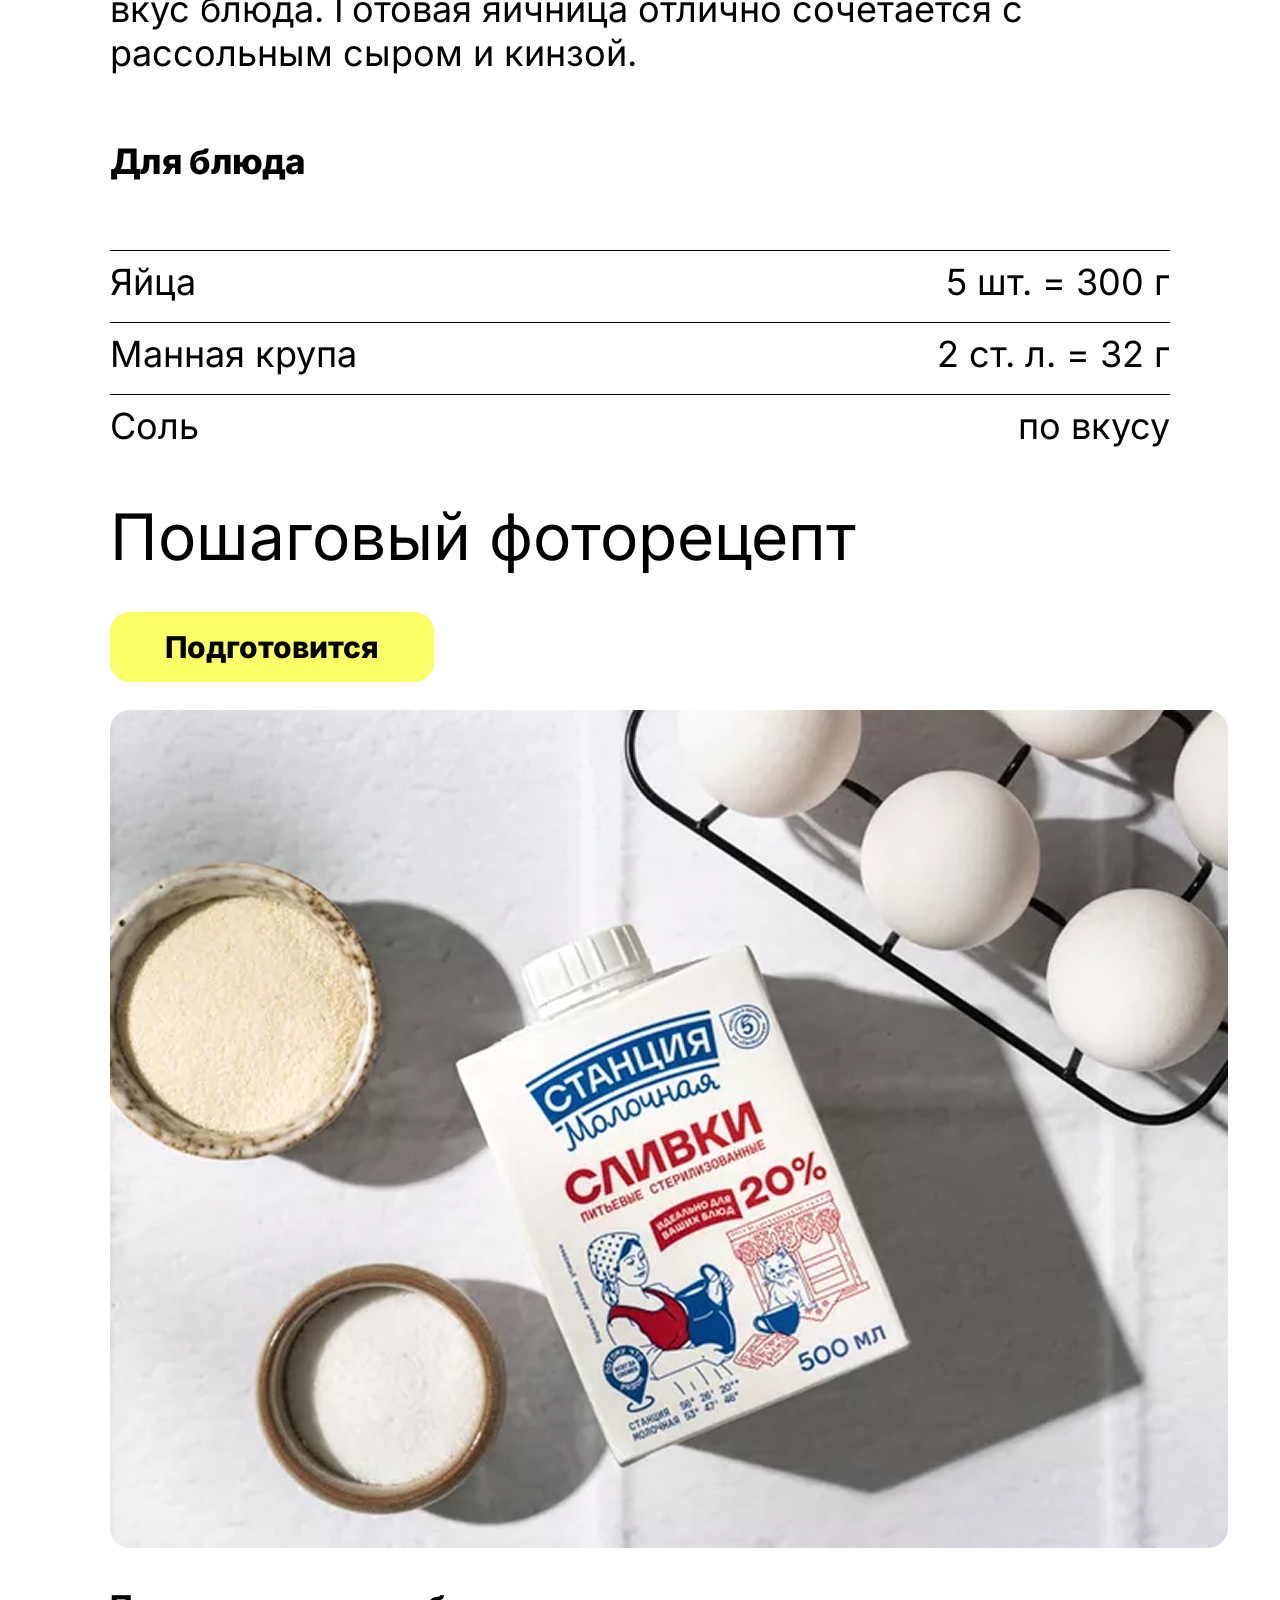
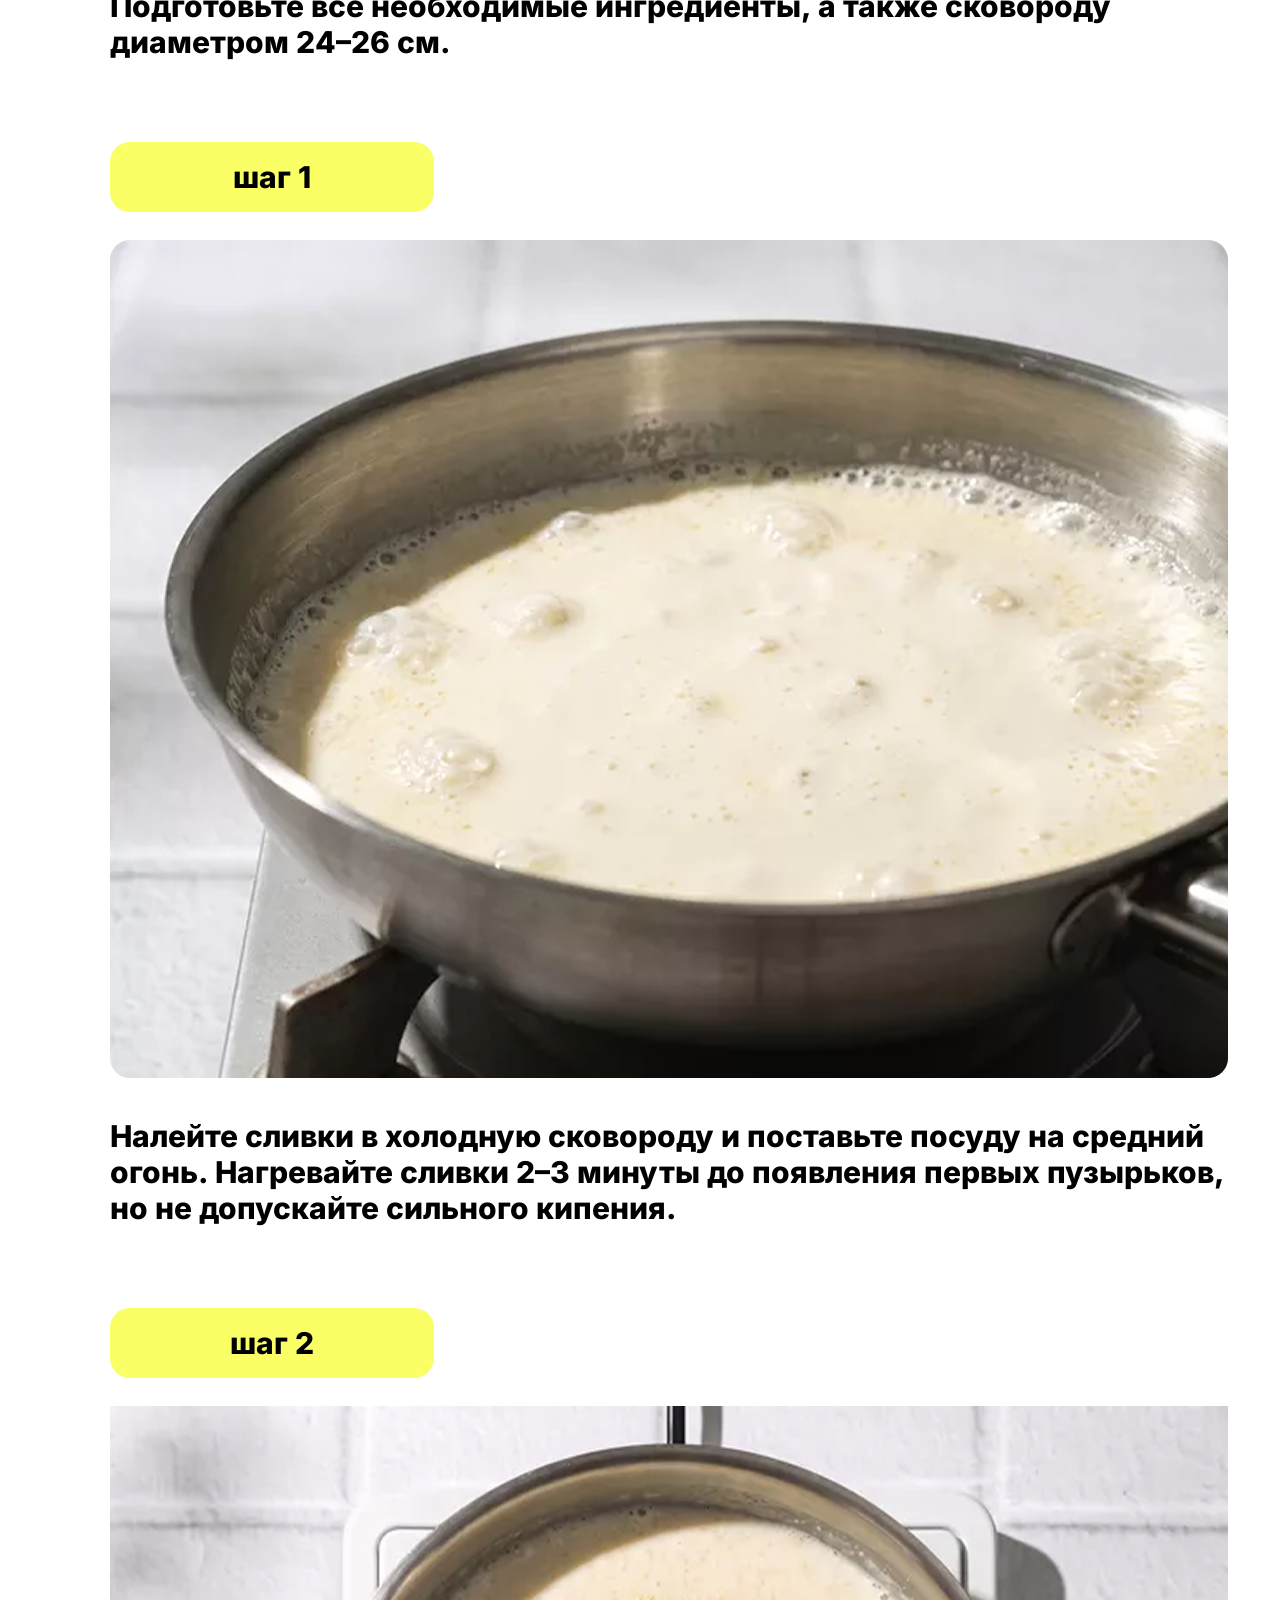
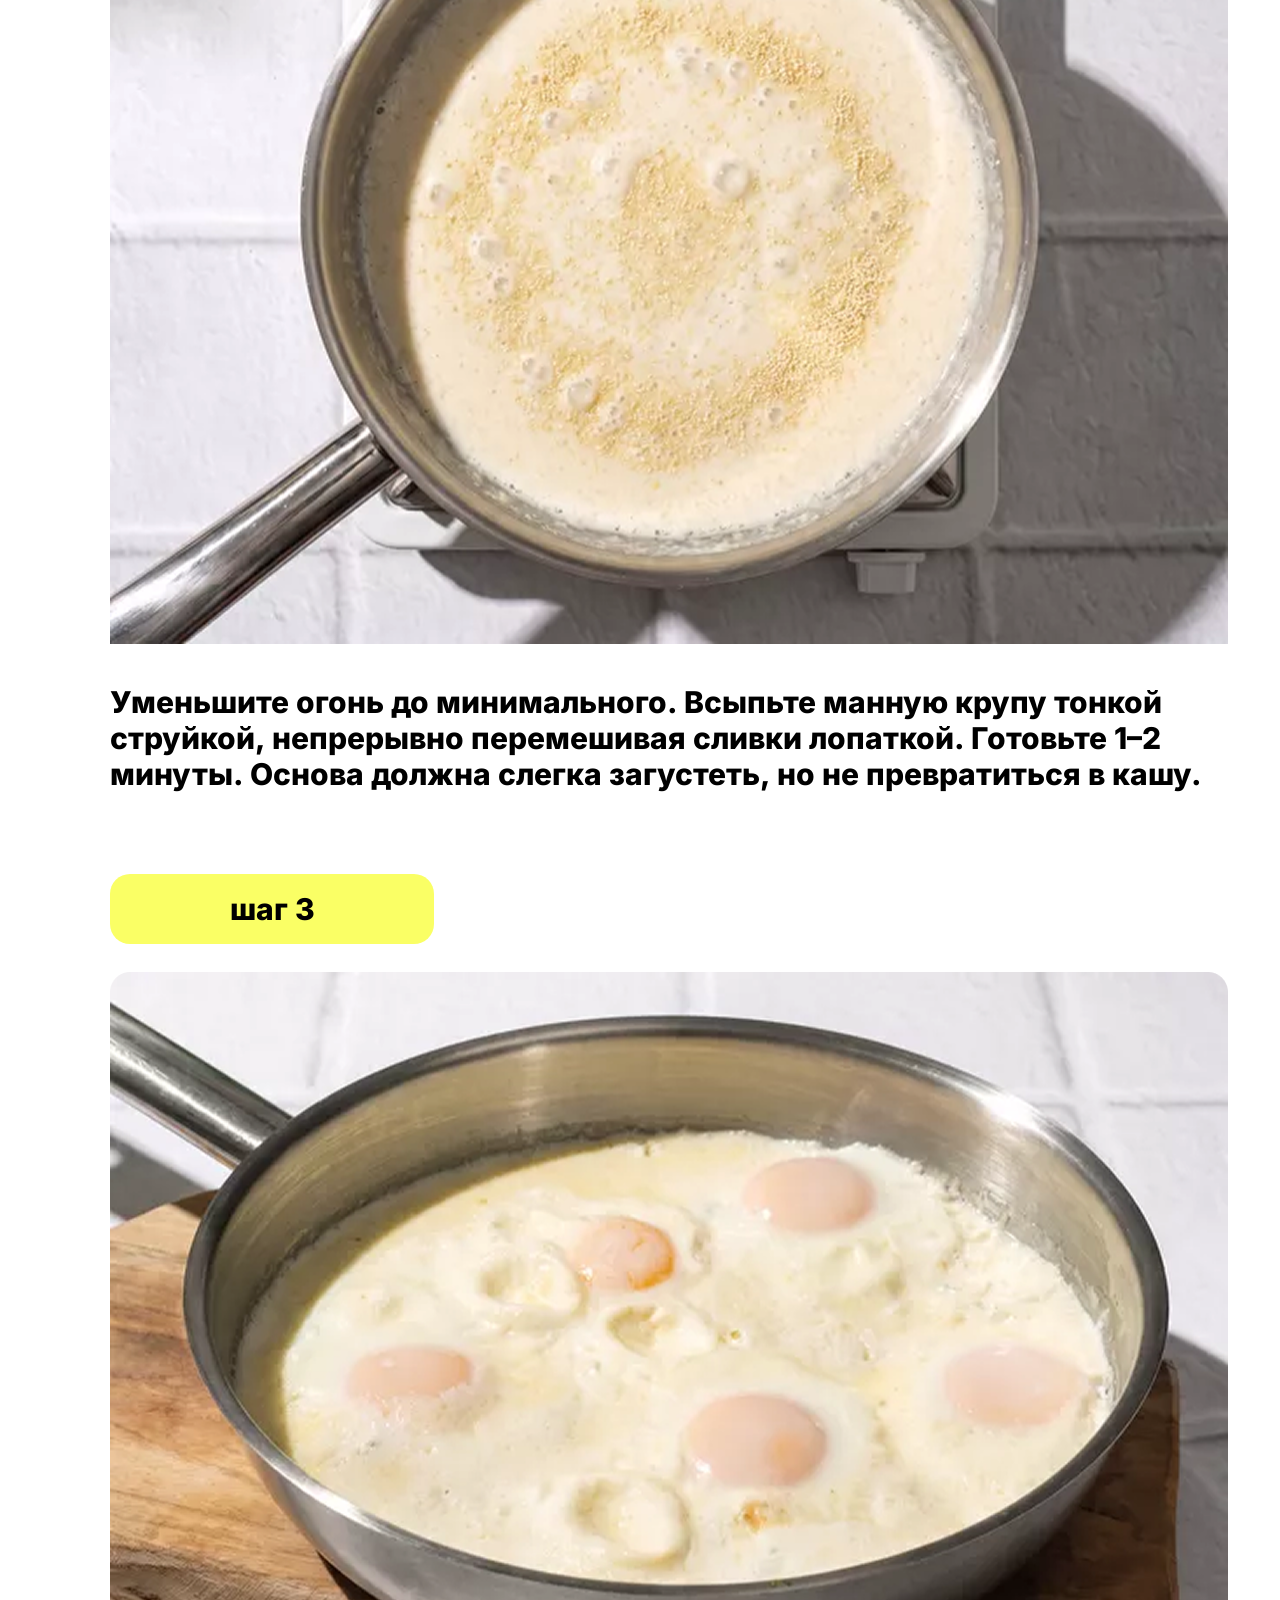
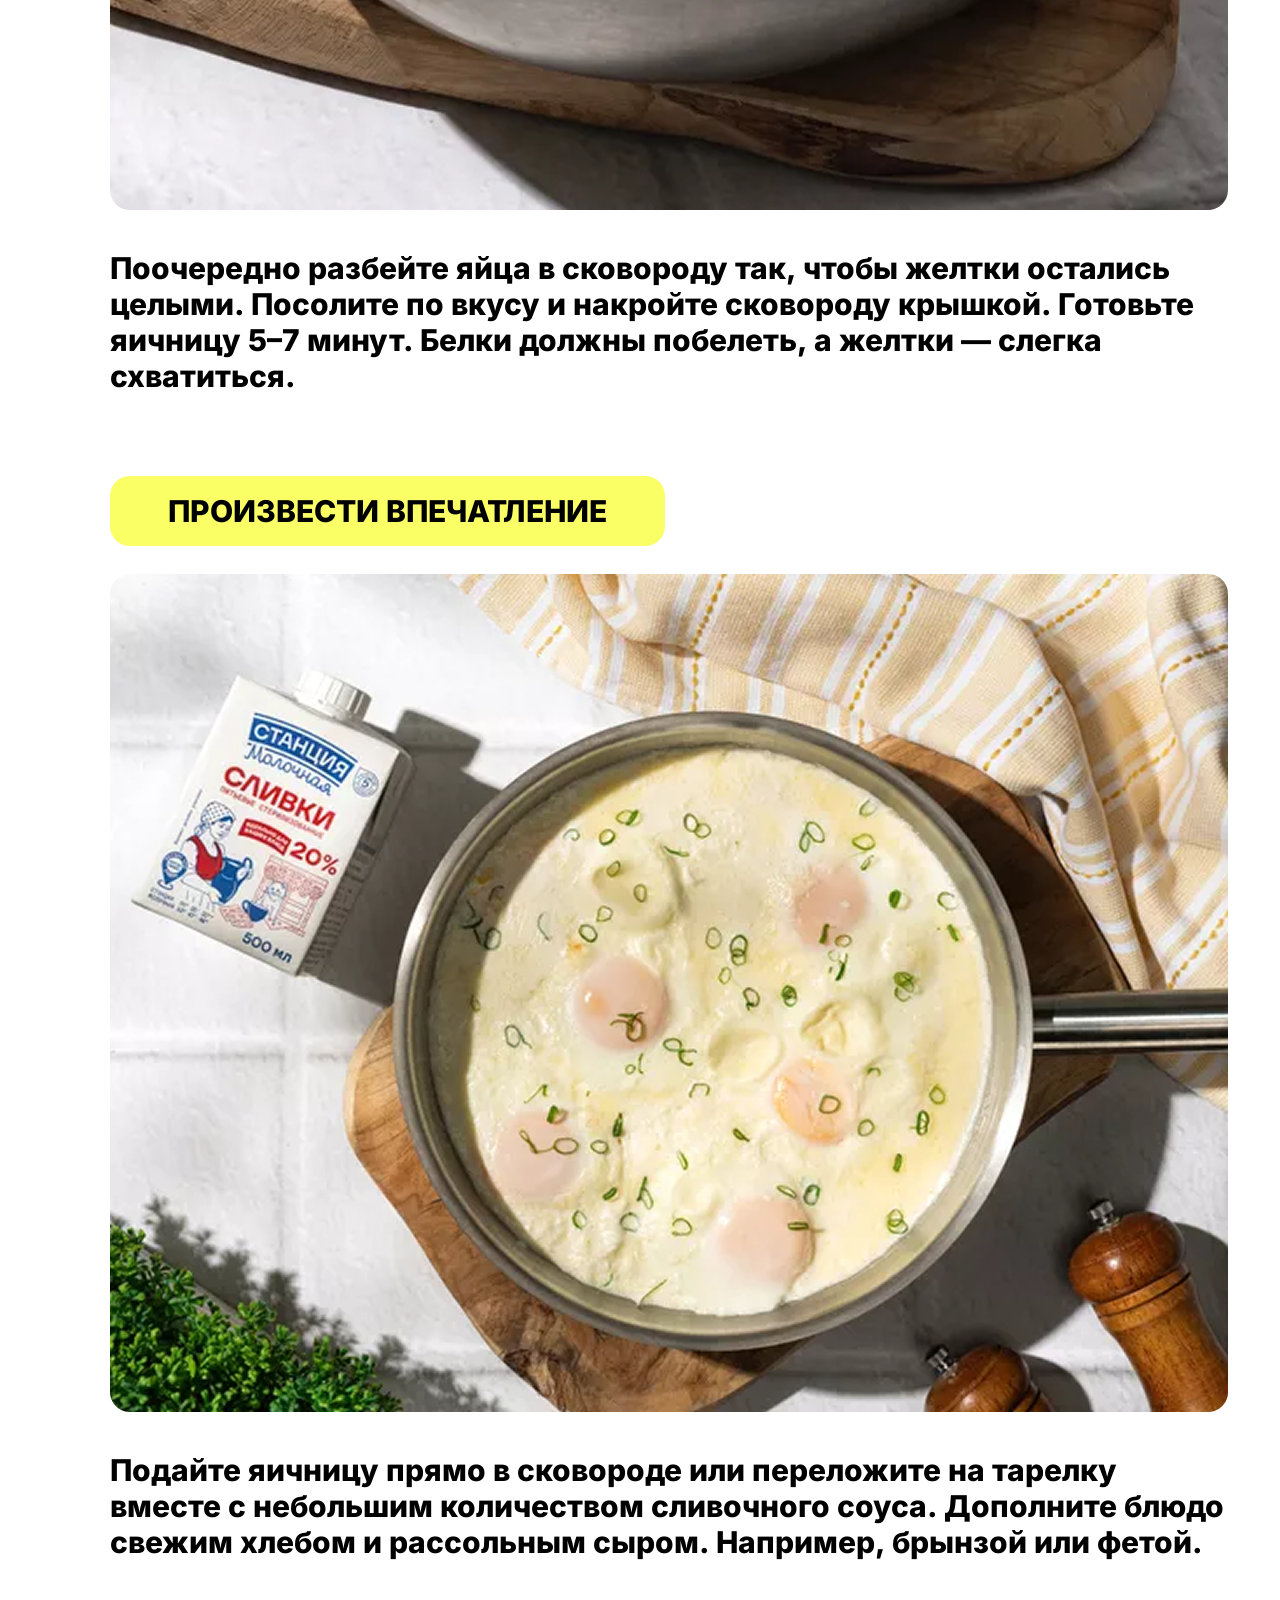
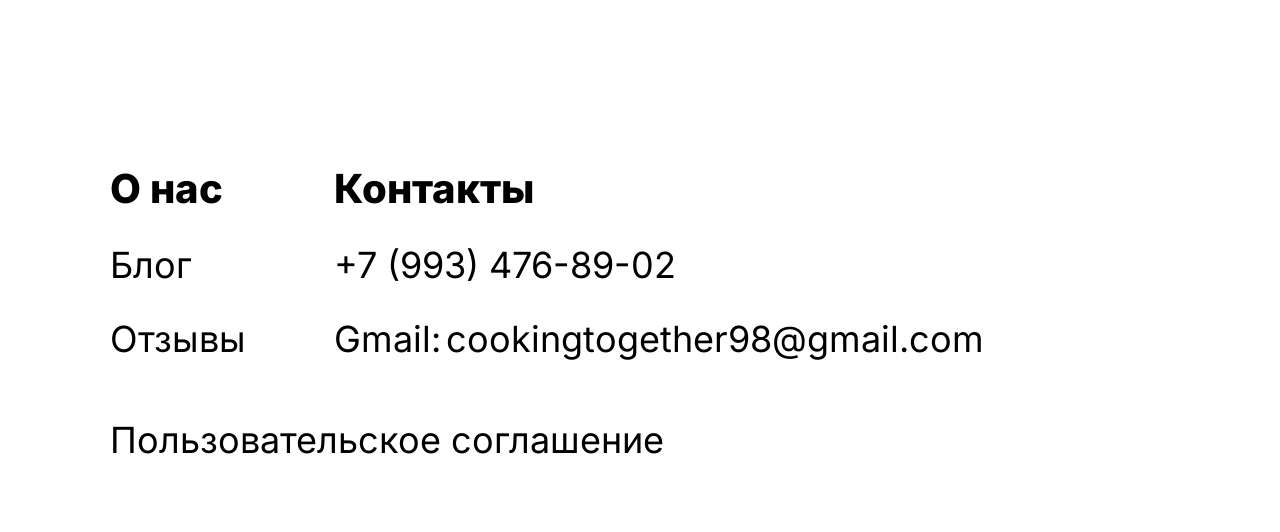
<file: breakfest.html>
<!DOCTYPE html>
<html lang="ru">

<head>
    <meta charset="UTF-8">
    <meta name="viewport" content="width=device-width, initial-scale=1.0">
    <link rel="stylesheet" href="css/style.css">
    <title>Завтрак</title>
</head>

<body>
    <header class="header">
        <div class="container">
            <div class="header-wrapper">
                <picture>
                    <img src="images/img-logo.png" srcset="images/img-logo@2x.png 2x" alt="логотип"
                        class="header-wrapper__logo" width="690" height="463">
                </picture>
                <picture>
                    <img src="images/header-dish.png" srcset="images/header-dish@2x.png 2x" alt="тарелка с салатом"
                        class="header-wrapper__img" width="393" height="480">
                </picture>
                <nav class="header-nav">
                    <ul class="nav-list">
                        <li class="nav-list__item">
                            <a href="index.html" class="nav-list__link">Главная</a>
                        </li>
                        <li class="nav-list__item">
                            <a href="about.html" class="nav-list__link">О нас</a>
                        </li>
                        <li class="nav-list__item">
                            <a href="#" class="nav-list__link">Рецепты</a>
                        </li>
                    </ul>
                </nav>
            </div>
        </div>
    </header>
    <main>
        <section class="breakfest">
            <h1 class="visually-hidden">Вкусные рецеаты "Готовим вместе"</h1>
            <div class="container">
                <picture>
                    <img src="images/img-intro.png" srcset="images/img-intro@2x.png 2x" alt="тарелка с салатом"
                        class="breakfest__img" width="1221" height="564">
                </picture>
                <h2 class="breakfest__name">Жареные в сливках яйца</h2>
                <p class="breakfest__text">Блюдо по мотивам кабардинской кухни. Есть в ней рецепт яичницы, где яйца не
                    обжаривают, а тушат в сметане. Если же заменить сметану жирными сливками, получится не хуже. Яйца
                    также не пригорят, а белки будут особенно нежными. Добавьте в сливки немного манной крупы. Она
                    сделает основу более густой, но никак не повлияет на вкус блюда. Готовая яичница отлично сочетается
                    с рассольным сыром и кинзой.</p>
                <div class="for-dish">
                    <h2 class="for-dish__name">Для блюда</h2>
                    <div class="for-dish__inner">
                        <span class="for-dish__product">Яйца</span>
                        <span class="for-dish__product">5 шт. = 300 г</span>
                    </div>
                    <div class="for-dish__inner">
                        <span class="for-dish__product">Манная крупа</span>
                        <span class="for-dish__product">2 ст. л. = 32 г</span>
                    </div>
                    <div class="for-dish__inner">
                        <span class="for-dish__product">Соль</span>
                        <span class="for-dish__product">по вкусу</span>
                    </div>
                </div>
                <h2 class="breakfest__title">Пошаговый фоторецепт</h2>
                <div class="breakfest-wrapper">
                    <span class="breakfest-wrapper__step">Подготовится</span>
                    <picture>
                        <img src="images/img-prepare.png" srcset="images/img-prepare@2x.png 2x" alt="тарелка с салатом"
                            class="breakfest-wrapper__img" width="1118" height="838">
                    </picture>
                    <p class="breakfest-wrapper__text">Подготовьте все необходимые ингредиенты, а также сковороду
                        диаметром 24–26 см.</p>
                </div>
                <div class="breakfest-wrapper">
                    <span class="breakfest-wrapper__step">шаг 1</span>
                    <picture>
                        <img src="images/img-step-1.png" srcset="images/img-step-1@2x.png 2x" alt="тарелка с салатом"
                            class="breakfest-wrapper__img" width="1118" height="838">
                    </picture>
                    <p class="breakfest-wrapper__text">Налейте сливки в холодную сковороду и поставьте посуду на средний
                        огонь. Нагревайте сливки 2–3 минуты до появления первых пузырьков, но не допускайте сильного
                        кипения.</p>
                </div>
                <div class="breakfest-wrapper">
                    <span class="breakfest-wrapper__step">шаг 2</span>
                    <picture>
                        <img src="images/img-step-2.png" srcset="images/img-step-2@2x.png 2x" alt="тарелка с салатом"
                            class="breakfest-wrapper__img" width="1118" height="838">
                    </picture>
                    <p class="breakfest-wrapper__text">Уменьшите огонь до минимального. Всыпьте манную крупу тонкой
                        струйкой, непрерывно перемешивая сливки лопаткой. Готовьте 1–2 минуты. Основа должна слегка
                        загустеть, но не превратиться в кашу.</p>
                </div>
                <div class="breakfest-wrapper">
                    <span class="breakfest-wrapper__step">шаг 3</span>
                    <picture>
                        <img src="images/img-step-3.png" srcset="images/img-step-3@2x.png 2x" alt="тарелка с салатом"
                            class="breakfest-wrapper__img" width="1118" height="838">
                    </picture>
                    <p class="breakfest-wrapper__text">Поочередно разбейте яйца в сковороду так, чтобы желтки остались
                        целыми. Посолите по вкусу и накройте сковороду крышкой. Готовьте яичницу 5–7 минут. Белки должны
                        побелеть, а желтки — слегка схватиться.</p>
                </div>
                <div class="breakfest-wrapper">
                    <span class="breakfest-wrapper__step big">ПРОИЗВЕСТИ ВПЕЧАТЛЕНИЕ</span>
                    <picture>
                        <img src="images/img-coocked.png" srcset="images/img-coocked@2x.png 2x" alt="тарелка с салатом"
                            class="breakfest-wrapper__img" width="1118" height="838">
                    </picture>
                    <p class="breakfest-wrapper__text">Подайте яичницу прямо в сковороде или переложите на тарелку
                        вместе с небольшим количеством сливочного соуса. Дополните блюдо свежим хлебом и рассольным
                        сыром. Например, брынзой или фетой.</p>
                </div>
            </div>
        </section>
    </main>
    <footer class="footer">
        <div class="container">
            <div class="footer-wrapper">
                <div class="footer-inner">
                    <span class="footer-inner__name">О нас</span>
                    <a href="#" class="footer-inner__text">Блог</a>
                    <a href="#" class="footer-inner__text">Отзывы</a>
                </div>
                <div class="footer-inner">
                    <span class="footer-inner__name">Контакты</span>
                    <a href="tel:+79934768902" class="footer-inner__text">+7 (993) 476-89-02</a>
                    <div class="footer-inner__mail">
                        <span class="footer-inner__text">Gmail:</span>
                        <a href="mailto:cookingtogether98@gmail.com"
                            class="footer-inner__text">cookingtogether98@gmail.com</a>
                    </div>
                </div>
            </div>
            <a href="#" class="footer-agreement">Пользовательское соглашение</a>
        </div>
    </footer>
</body>

</html>
</file>
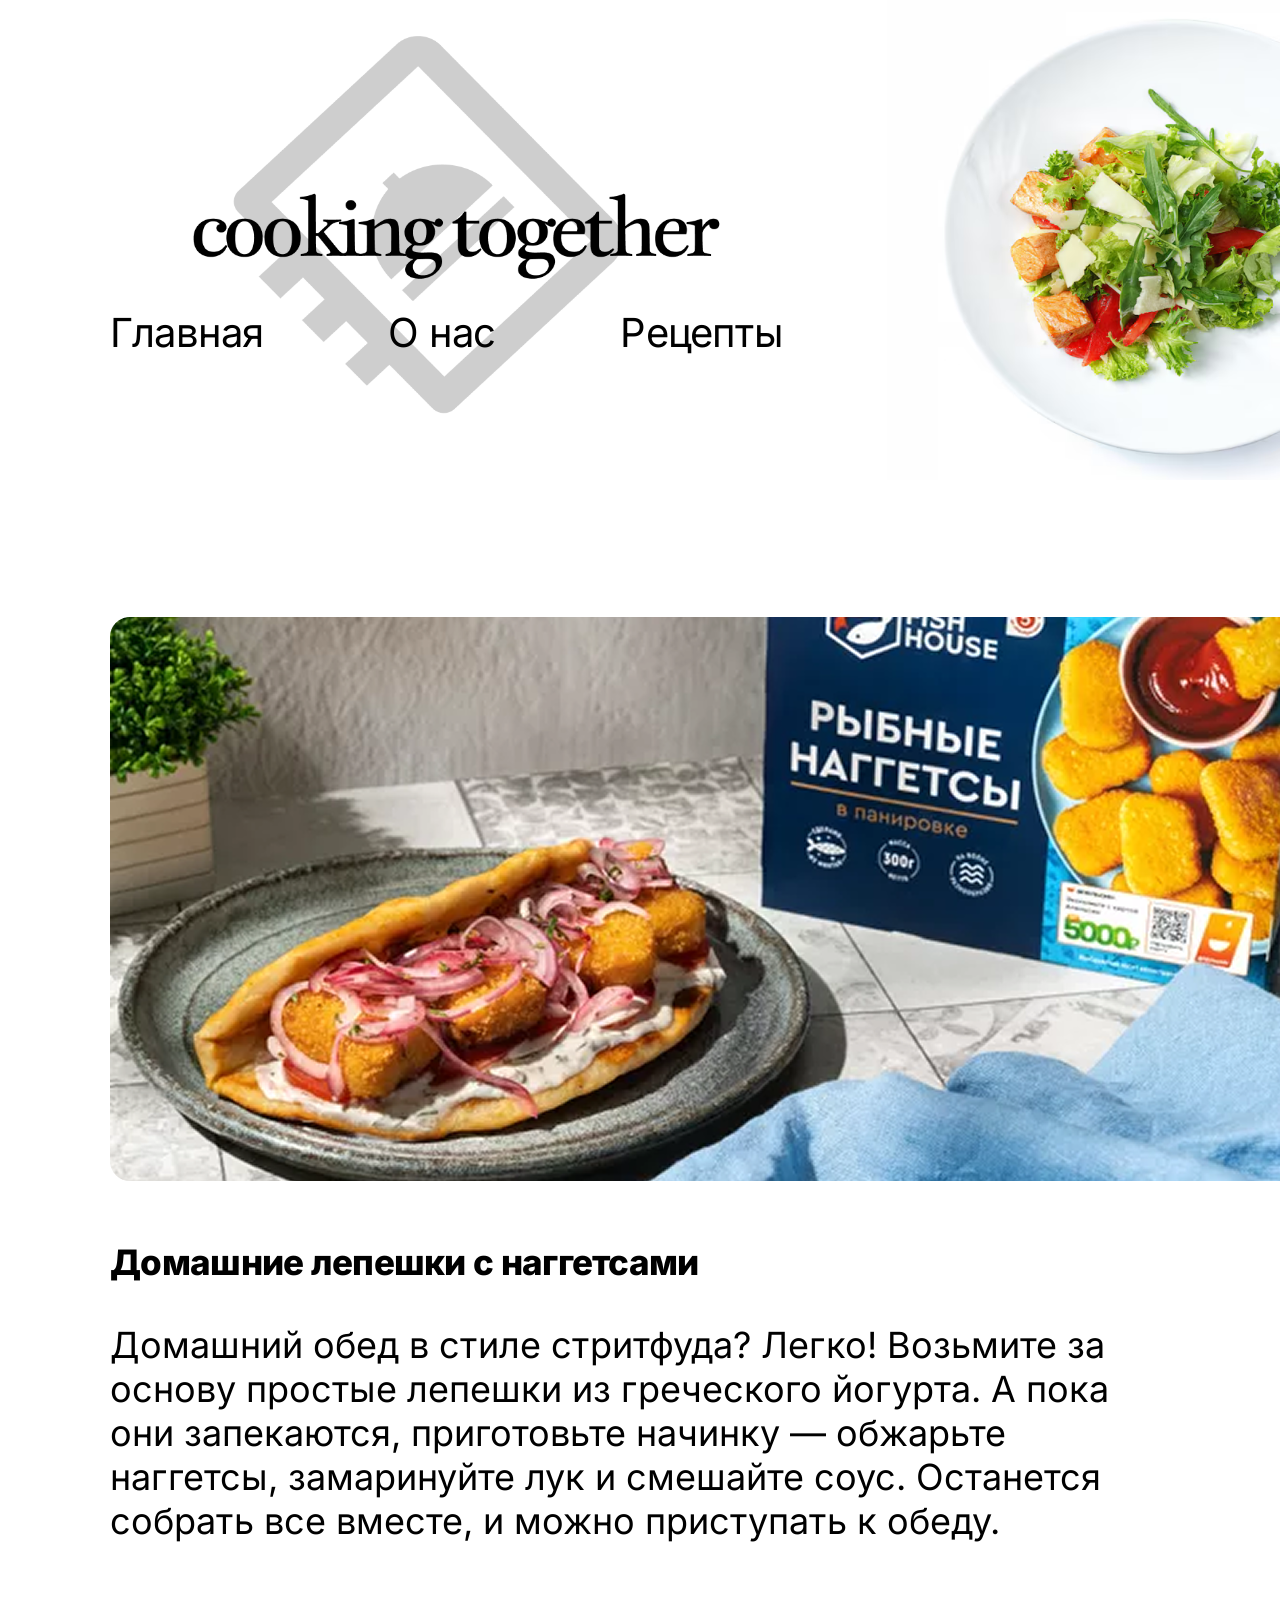
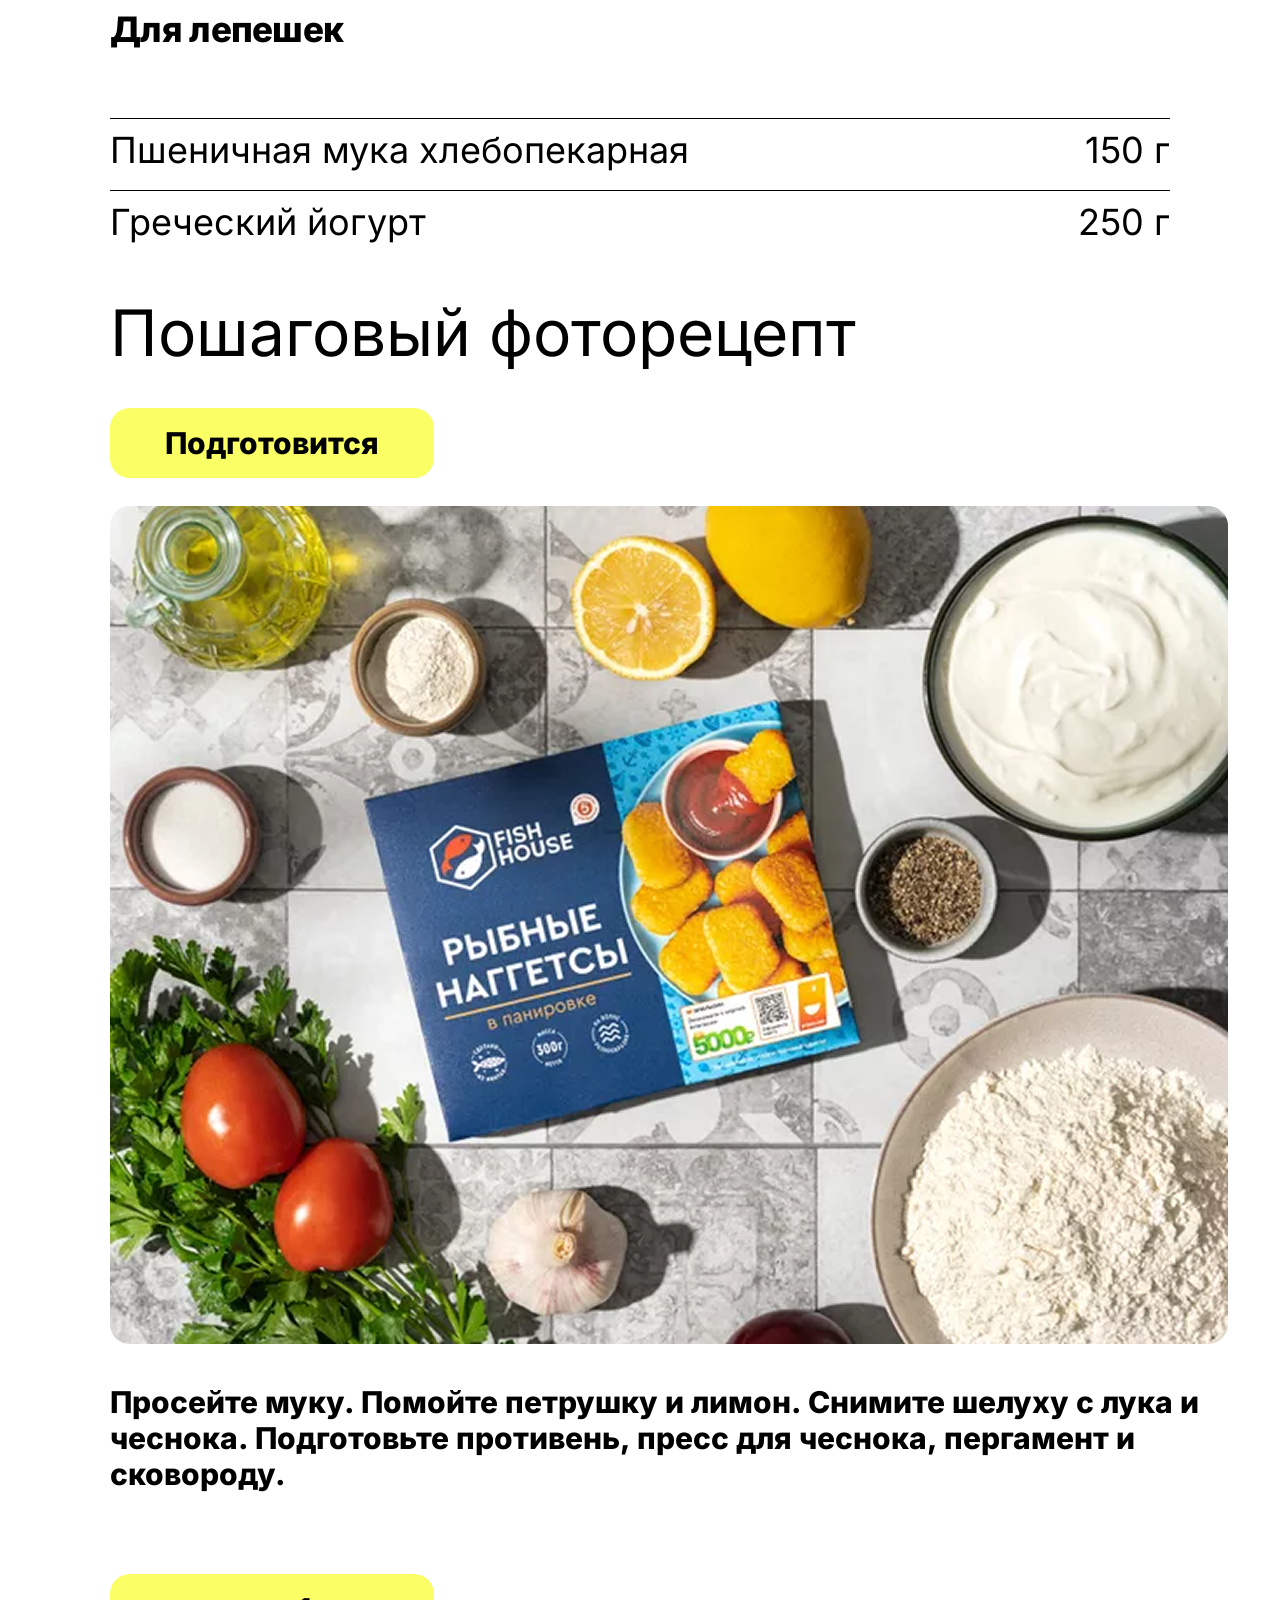
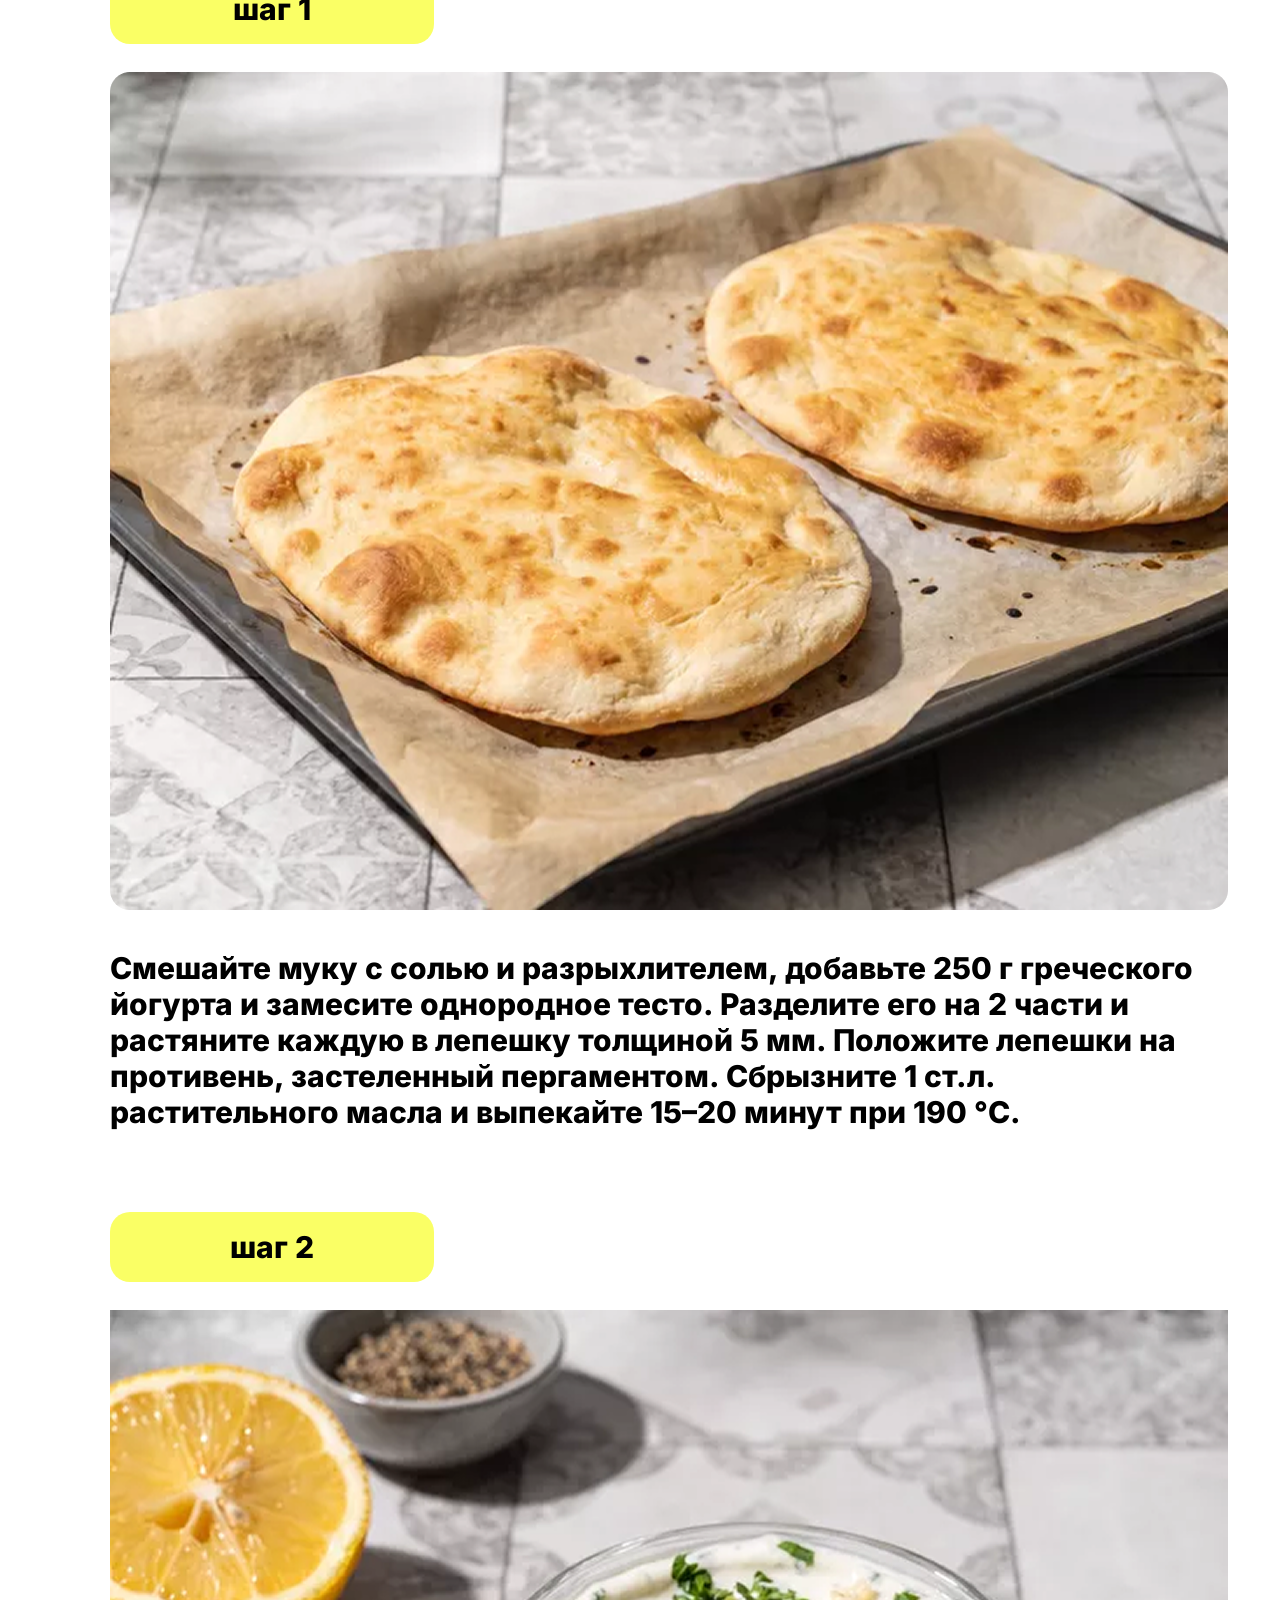
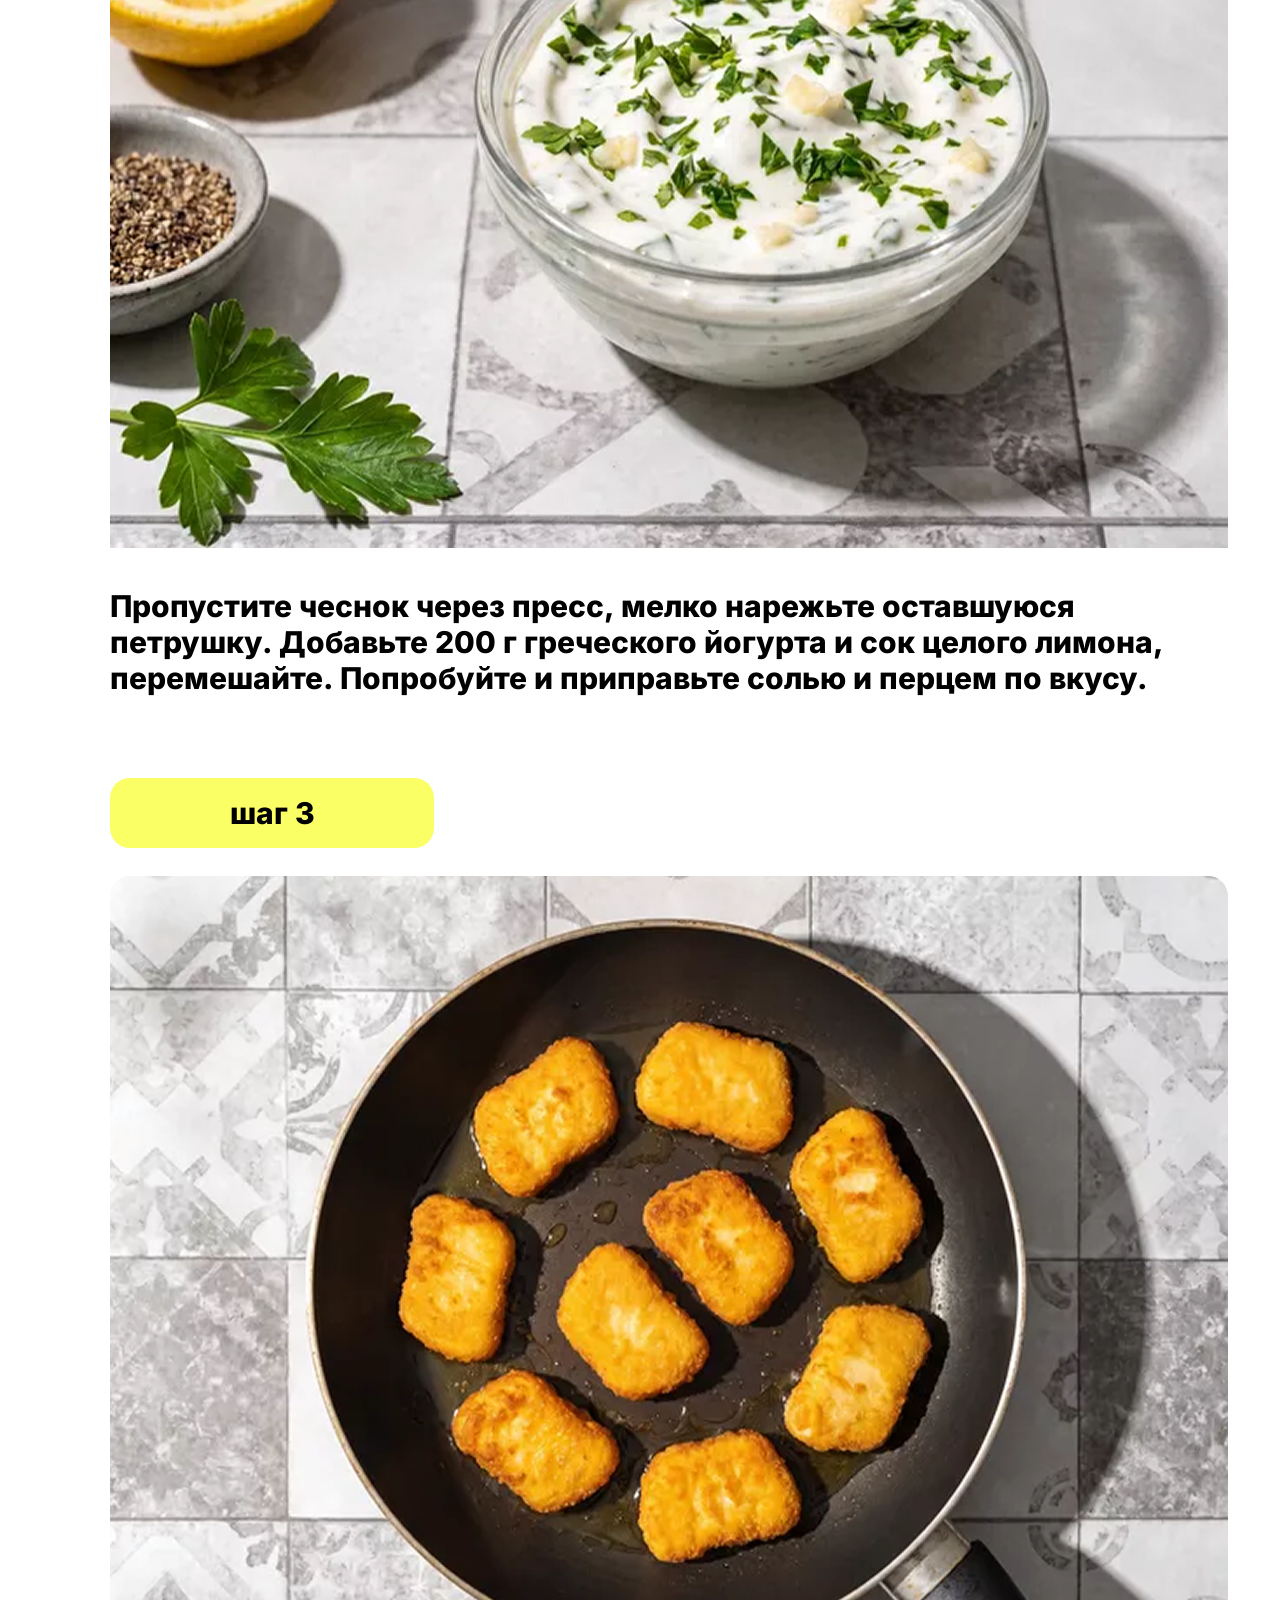
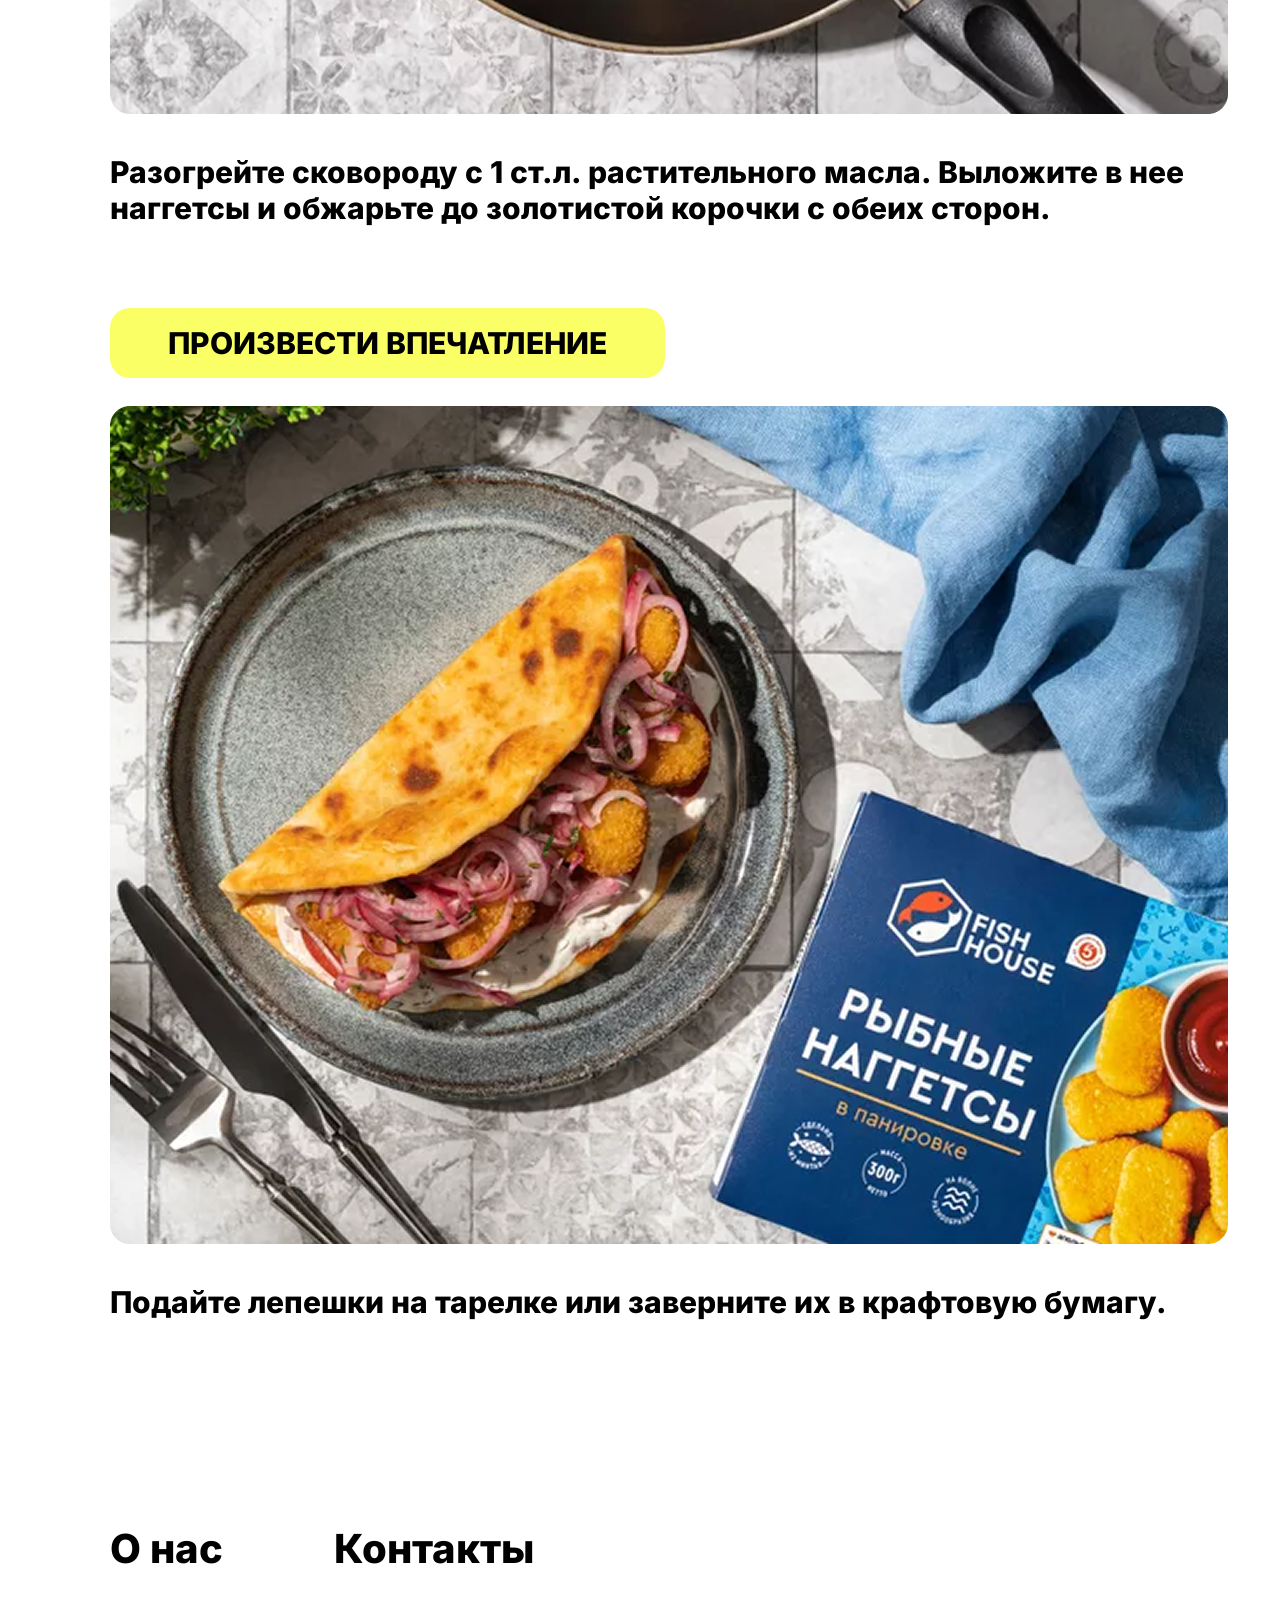
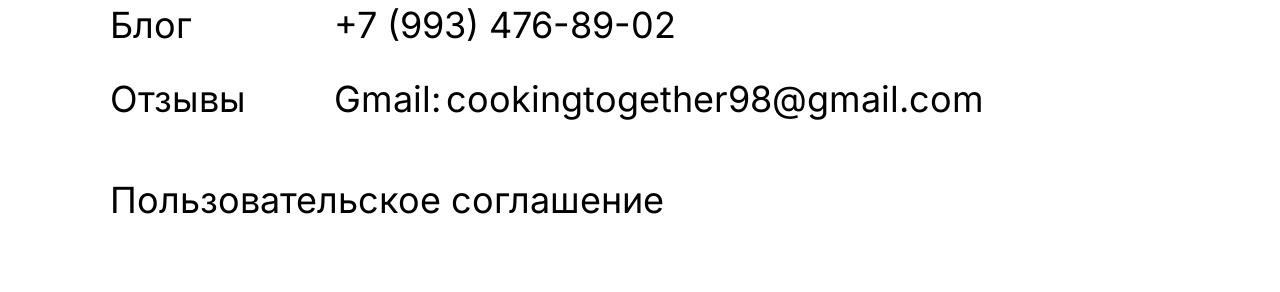
<file: dinner.html>
<!DOCTYPE html>
<html lang="ru">

<head>
    <meta charset="UTF-8">
    <meta name="viewport" content="width=device-width, initial-scale=1.0">
    <link rel="stylesheet" href="css/style.css">
    <title>Ужин</title>
</head>

<body>
    <header class="header">
        <div class="container">
            <div class="header-wrapper">
                <picture>
                    <img src="images/img-logo.png" srcset="images/img-logo@2x.png 2x" alt="логотип"
                        class="header-wrapper__logo" width="690" height="463">
                </picture>
                <picture>
                    <img src="images/header-dish.png" srcset="images/header-dish@2x.png 2x" alt="тарелка с салатом"
                        class="header-wrapper__img" width="393" height="480">
                </picture>
                <nav class="header-nav">
                    <ul class="nav-list">
                        <li class="nav-list__item">
                            <a href="index.html" class="nav-list__link">Главная</a>
                        </li>
                        <li class="nav-list__item">
                            <a href="about.html" class="nav-list__link">О нас</a>
                        </li>
                        <li class="nav-list__item">
                            <a href="#" class="nav-list__link">Рецепты</a>
                        </li>
                    </ul>
                </nav>
            </div>
        </div>
    </header>
    <main>
        <section class="breakfest">
            <h1 class="visually-hidden">Вкусные рецеаты "Готовим вместе"</h1>
            <div class="container">
                <picture>
                    <img src="images/img-dinner-intro.png" srcset="images/img-dinner-intro@2x.png 2x"
                        alt="тарелка с салатом" class="breakfest__img" width="1221" height="564">
                </picture>
                <h2 class="breakfest__name">Домашние лепешки с наггетсами</h2>
                <p class="breakfest__text">Домашний обед в стиле стритфуда? Легко! Возьмите за основу простые лепешки из
                    греческого йогурта. А пока они запекаются, приготовьте начинку — обжарьте наггетсы, замаринуйте лук
                    и смешайте соус. Останется собрать все вместе, и можно приступать к обеду.</p>
                <div class="for-dish">
                    <h2 class="for-dish__name">Для лепешек</h2>
                    <div class="for-dish__inner">
                        <span class="for-dish__product">Пшеничная мука хлебопекарная</span>
                        <span class="for-dish__product">150 г</span>
                    </div>
                    <div class="for-dish__inner">
                        <span class="for-dish__product">Греческий йогурт</span>
                        <span class="for-dish__product">250 г</span>
                    </div>
                </div>
                <h2 class="breakfest__title">Пошаговый фоторецепт</h2>
                <div class="breakfest-wrapper">
                    <span class="breakfest-wrapper__step">Подготовится</span>
                    <picture>
                        <img src="images/img-dinner-prepare.png" srcset="images/img-dinner-prepare@2x.png 2x"
                            alt="тарелка с салатом" class="breakfest-wrapper__img" width="1118" height="838">
                    </picture>
                    <p class="breakfest-wrapper__text">Просейте муку. Помойте петрушку и лимон. Снимите шелуху с лука и
                        чеснока. Подготовьте противень, пресс для чеснока, пергамент и сковороду.</p>
                </div>
                <div class="breakfest-wrapper">
                    <span class="breakfest-wrapper__step">шаг 1</span>
                    <picture>
                        <img src="images/img-dinner-step-1.png" srcset="images/img-dinner-step-1@2x.png 2x"
                            alt="тарелка с салатом" class="breakfest-wrapper__img" width="1118" height="838">
                    </picture>
                    <p class="breakfest-wrapper__text">Смешайте муку с солью и разрыхлителем, добавьте 250 г греческого
                        йогурта и замесите однородное тесто. Разделите его на 2 части и растяните каждую в лепешку
                        толщиной 5 мм. Положите лепешки на противень, застеленный пергаментом. Сбрызните 1 ст.л.
                        растительного масла и выпекайте 15–20 минут при 190 °C.</p>
                </div>
                <div class="breakfest-wrapper">
                    <span class="breakfest-wrapper__step">шаг 2</span>
                    <picture>
                        <img src="images/img-dinner-step-2.png" srcset="images/img-dinner-step-2@2x.png 2x"
                            alt="тарелка с салатом" class="breakfest-wrapper__img" width="1118" height="838">
                    </picture>
                    <p class="breakfest-wrapper__text">Пропустите чеснок через пресс, мелко нарежьте оставшуюся
                        петрушку. Добавьте 200 г греческого йогурта и сок целого лимона, перемешайте. Попробуйте и
                        приправьте солью и перцем по вкусу.</p>
                </div>
                <div class="breakfest-wrapper">
                    <span class="breakfest-wrapper__step">шаг 3</span>
                    <picture>
                        <img src="images/img-dinner-step-3.png" srcset="images/img-dinner-step-3@2x.png 2x"
                            alt="тарелка с салатом" class="breakfest-wrapper__img" width="1118" height="838">
                    </picture>
                    <p class="breakfest-wrapper__text">Разогрейте сковороду с 1 ст.л. растительного масла. Выложите в
                        нее наггетсы и обжарьте до золотистой корочки с обеих сторон.</p>
                </div>
                <div class="breakfest-wrapper">
                    <span class="breakfest-wrapper__step big">ПРОИЗВЕСТИ ВПЕЧАТЛЕНИЕ</span>
                    <picture>
                        <img src="images/img-dinner-coocked.png" srcset="images/img-dinner-coocked@2x.png 2x"
                            alt="тарелка с салатом" class="breakfest-wrapper__img" width="1118" height="838">
                    </picture>
                    <p class="breakfest-wrapper__text">Подайте лепешки на тарелке или заверните их в крафтовую бумагу.
                    </p>
                </div>
            </div>
        </section>
    </main>
    <footer class="footer">
        <div class="container">
            <div class="footer-wrapper">
                <div class="footer-inner">
                    <span class="footer-inner__name">О нас</span>
                    <a href="#" class="footer-inner__text">Блог</a>
                    <a href="#" class="footer-inner__text">Отзывы</a>
                </div>
                <div class="footer-inner">
                    <span class="footer-inner__name">Контакты</span>
                    <a href="tel:+79934768902" class="footer-inner__text">+7 (993) 476-89-02</a>
                    <div class="footer-inner__mail">
                        <span class="footer-inner__text">Gmail:</span>
                        <a href="mailto:cookingtogether98@gmail.com"
                            class="footer-inner__text">cookingtogether98@gmail.com</a>
                    </div>
                </div>
            </div>
            <a href="#" class="footer-agreement">Пользовательское соглашение</a>
        </div>
    </footer>
</body>

</html>
</file>
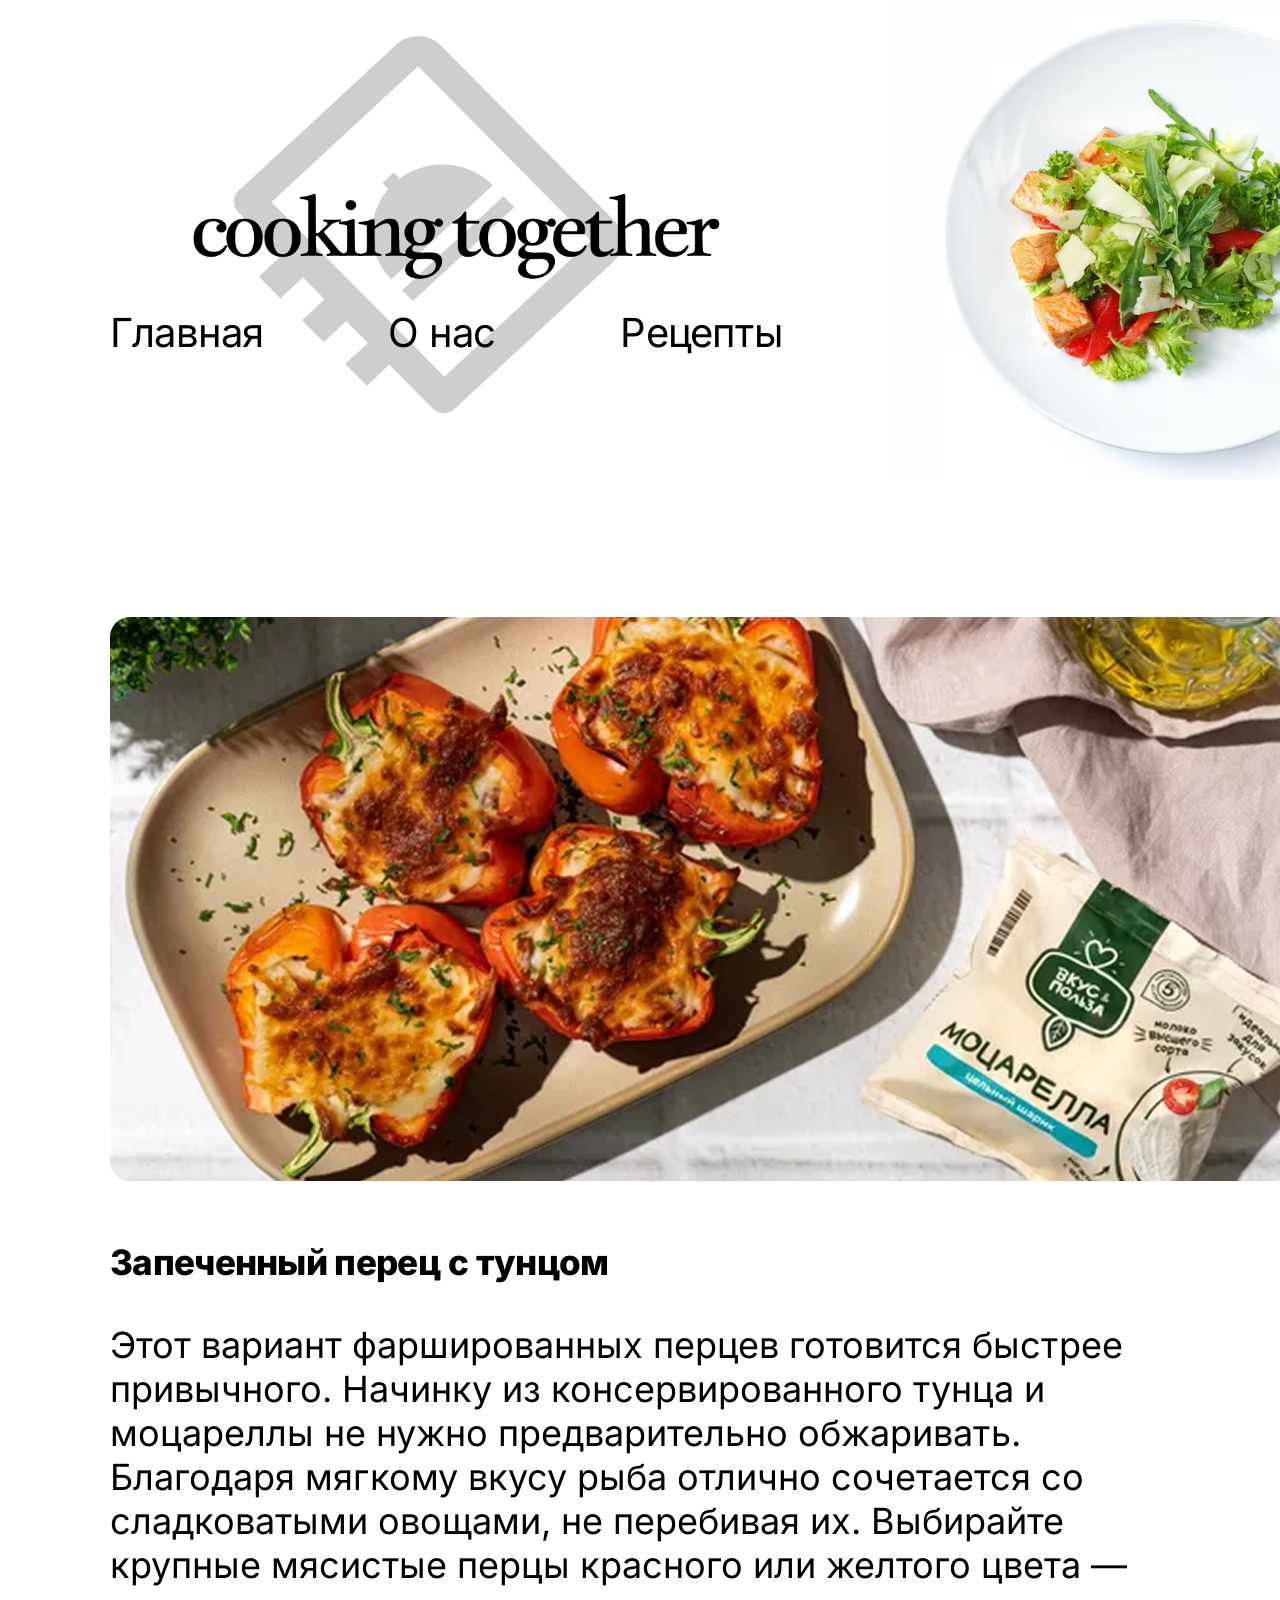
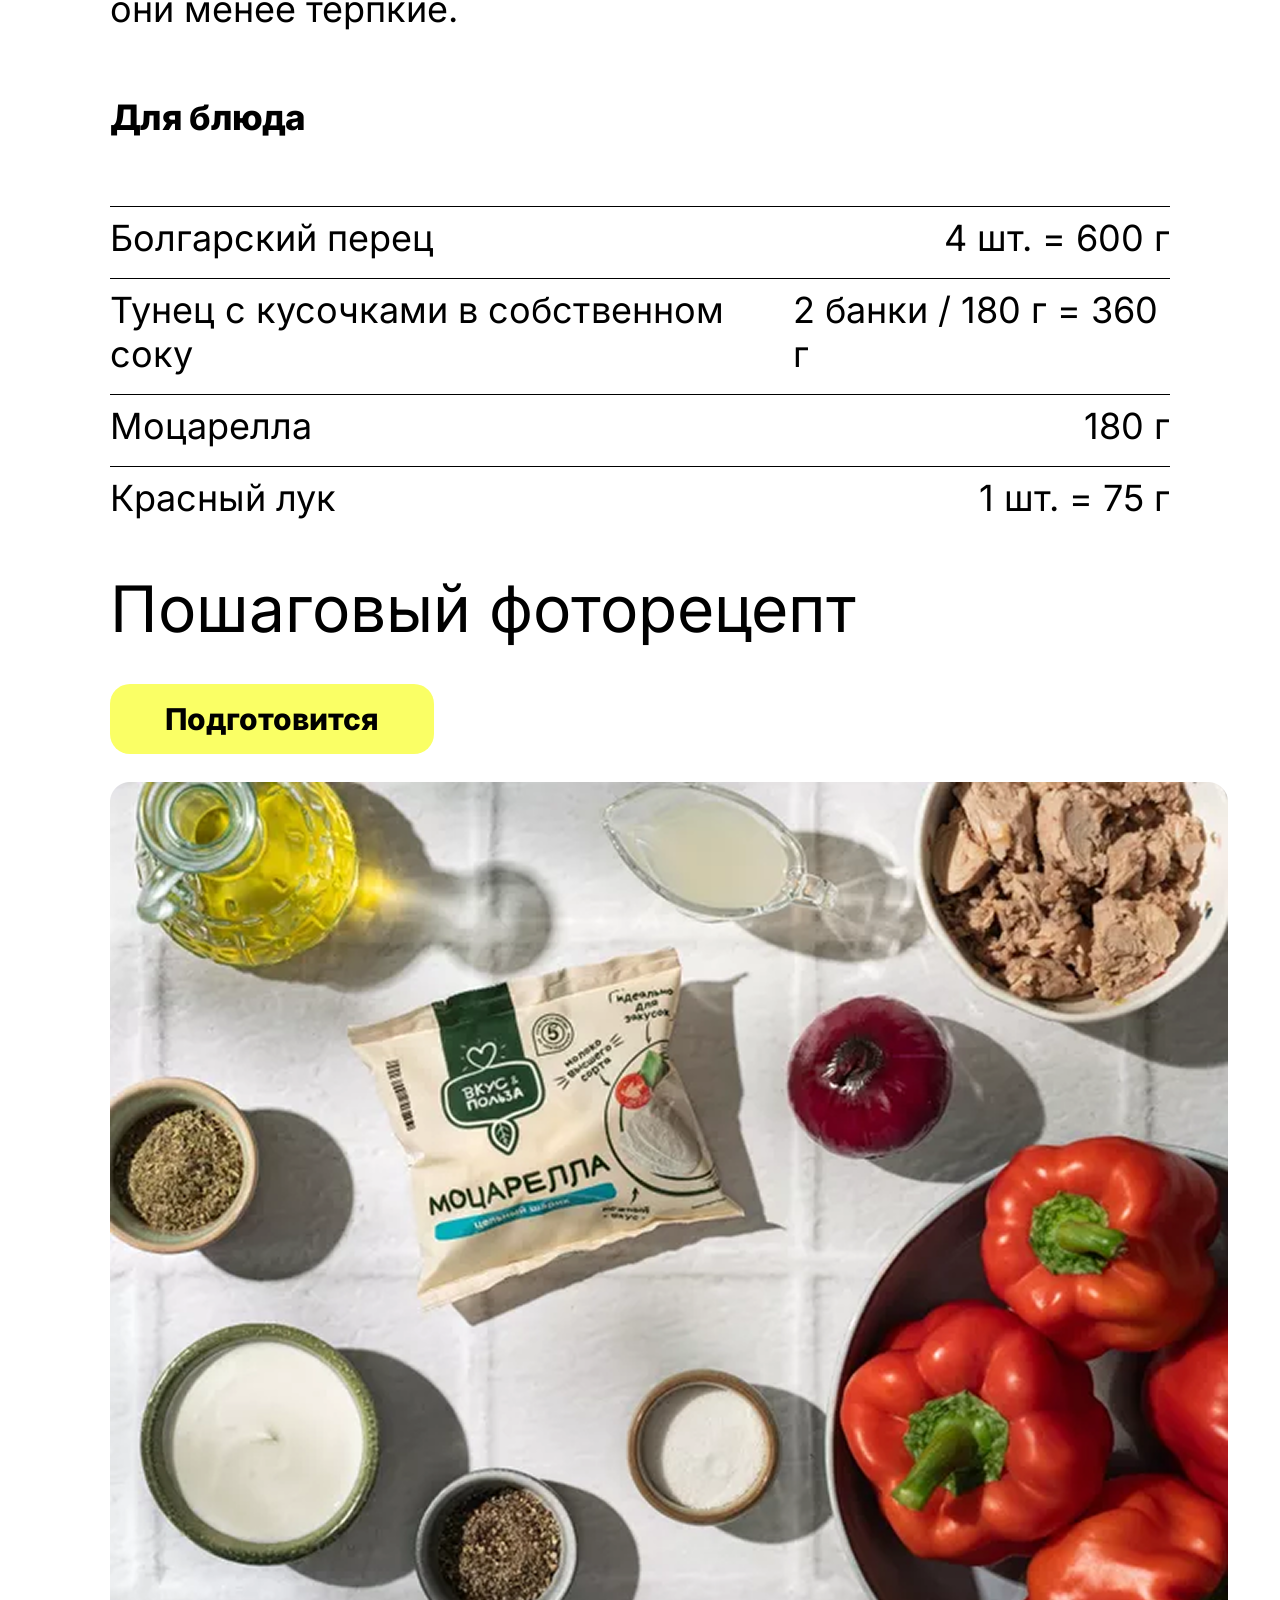
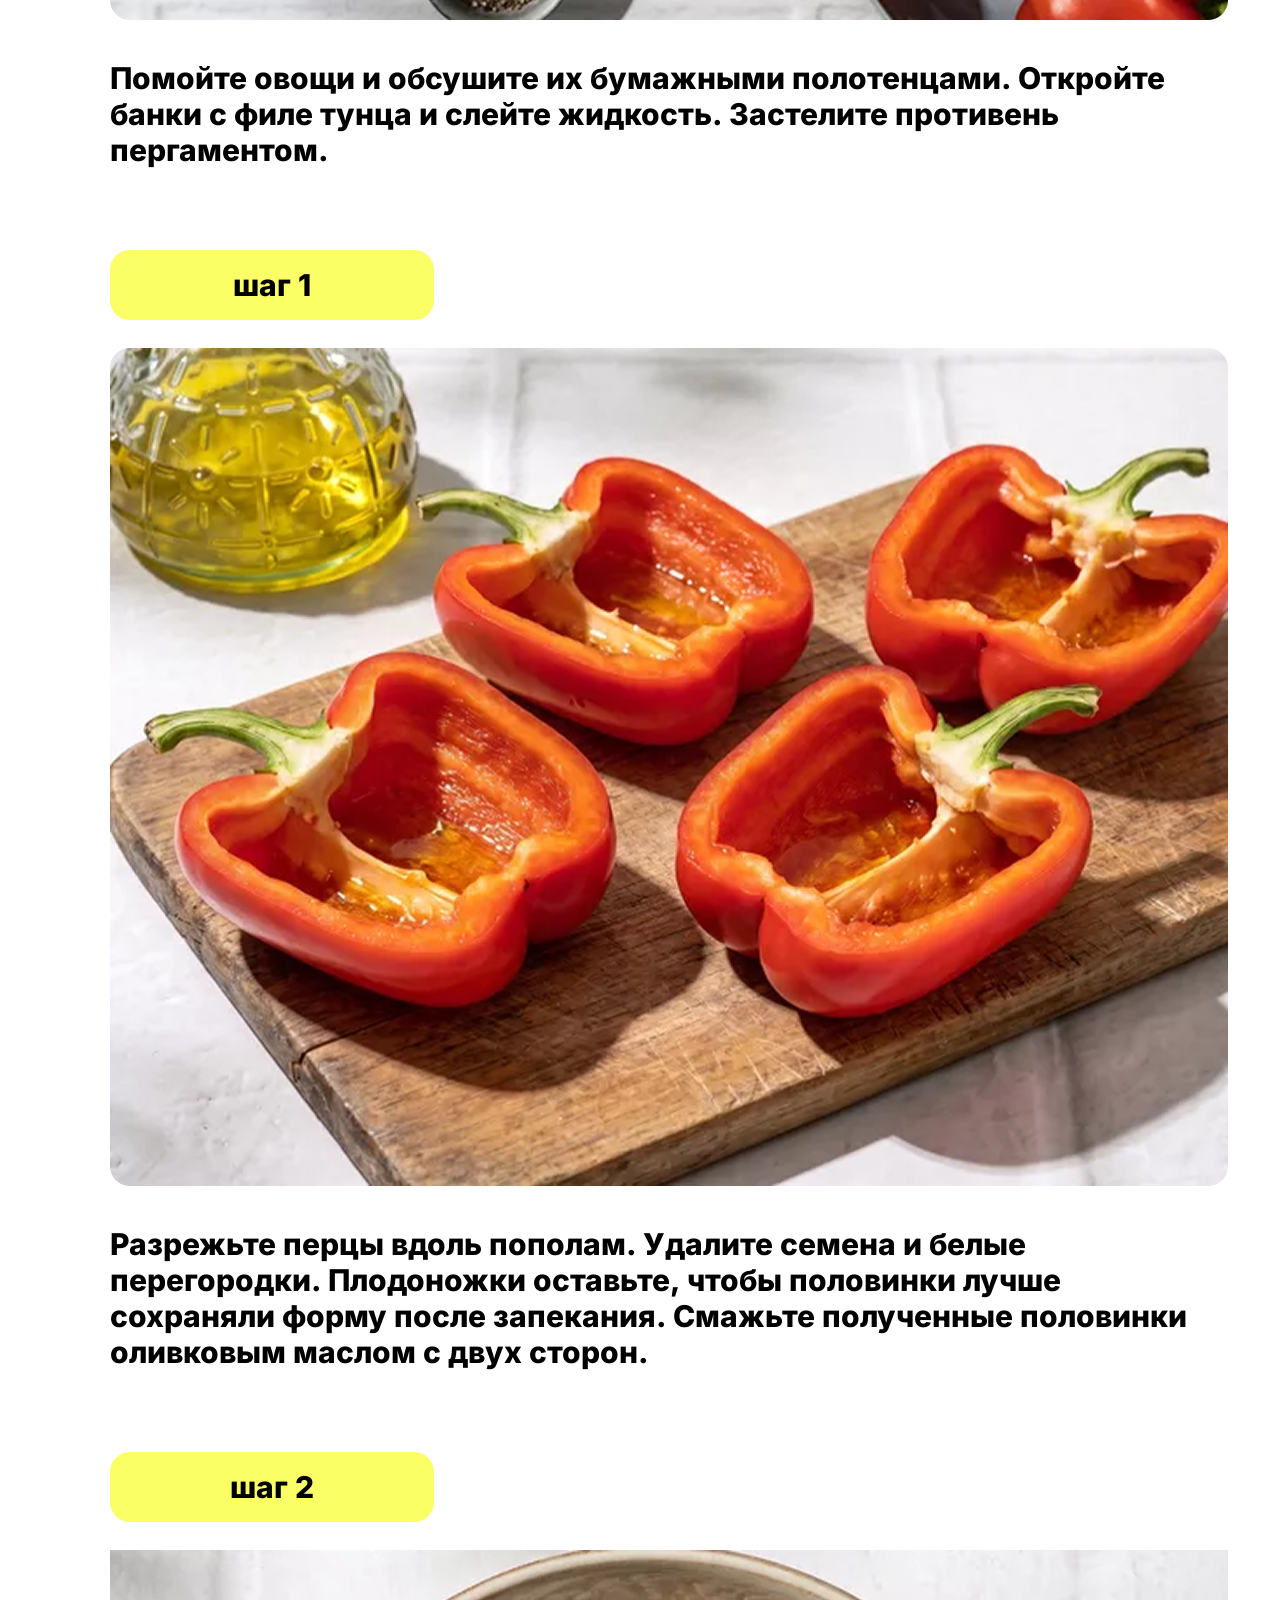
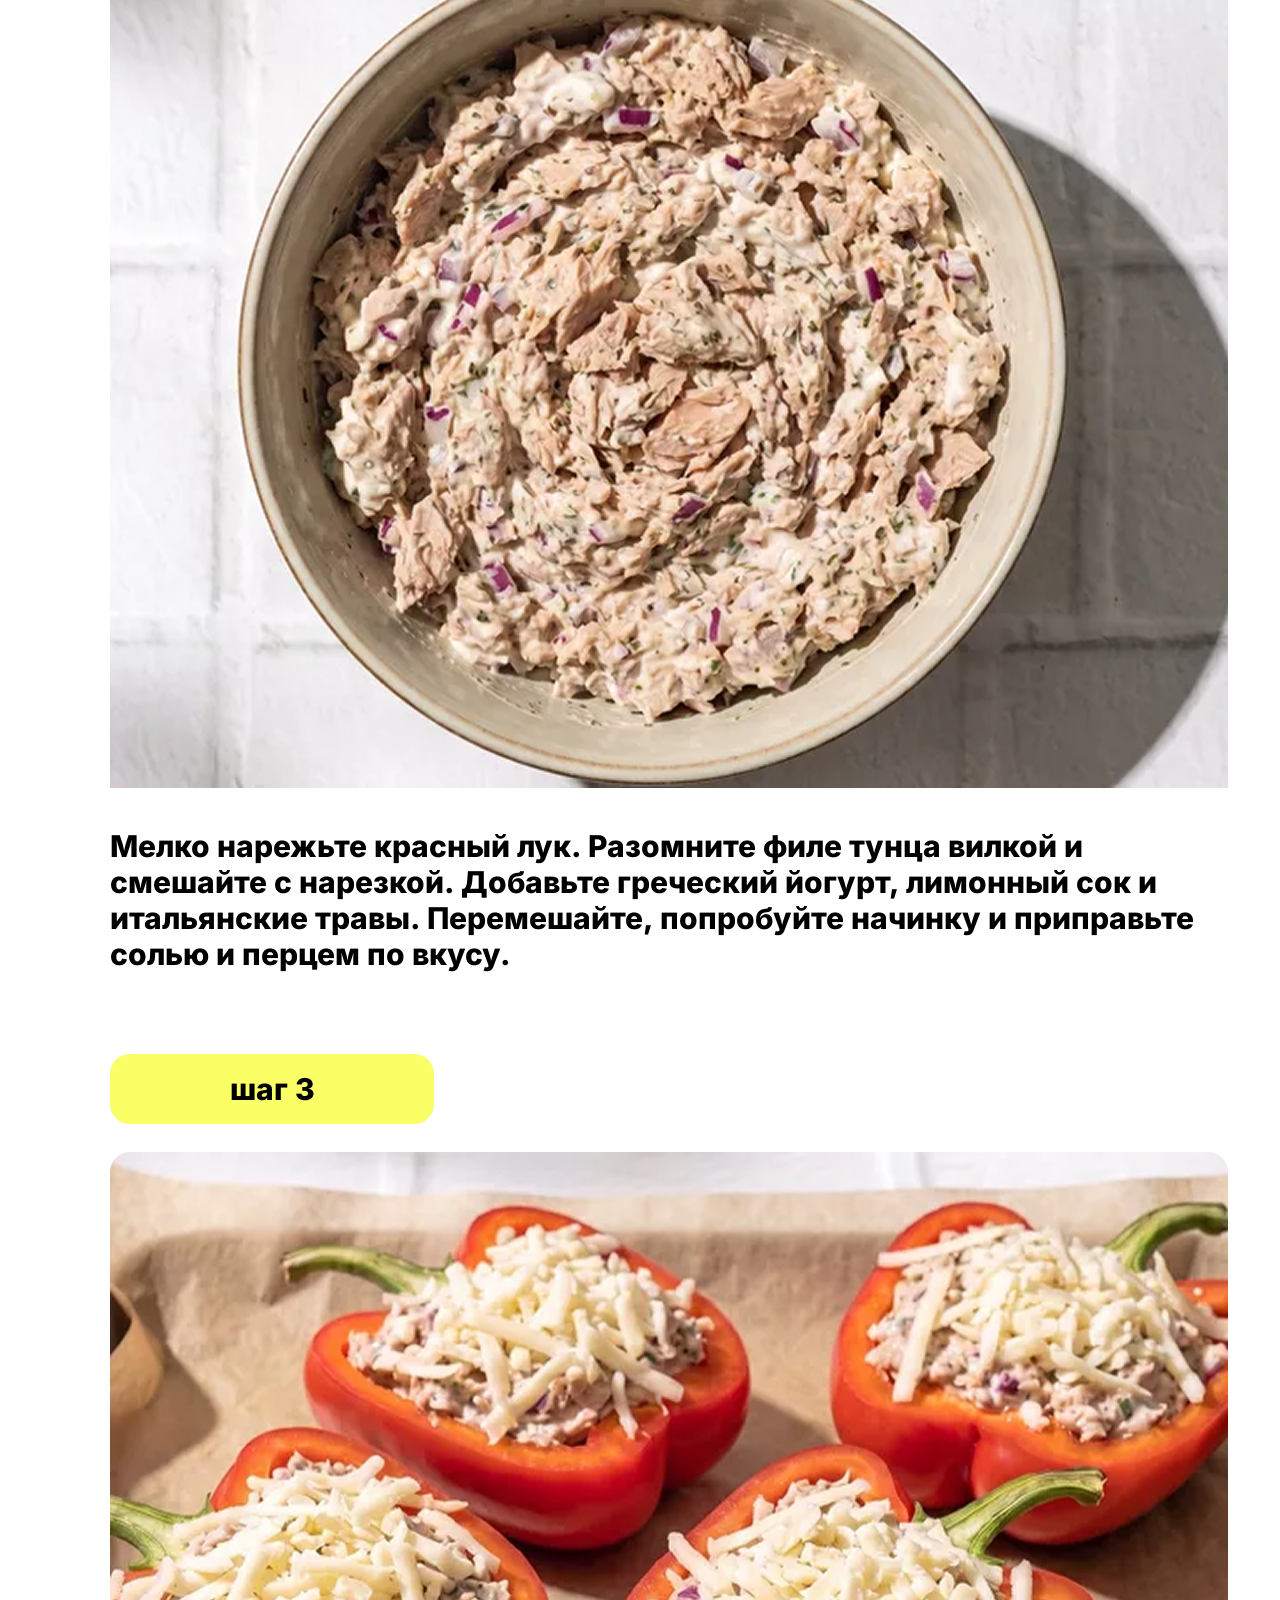
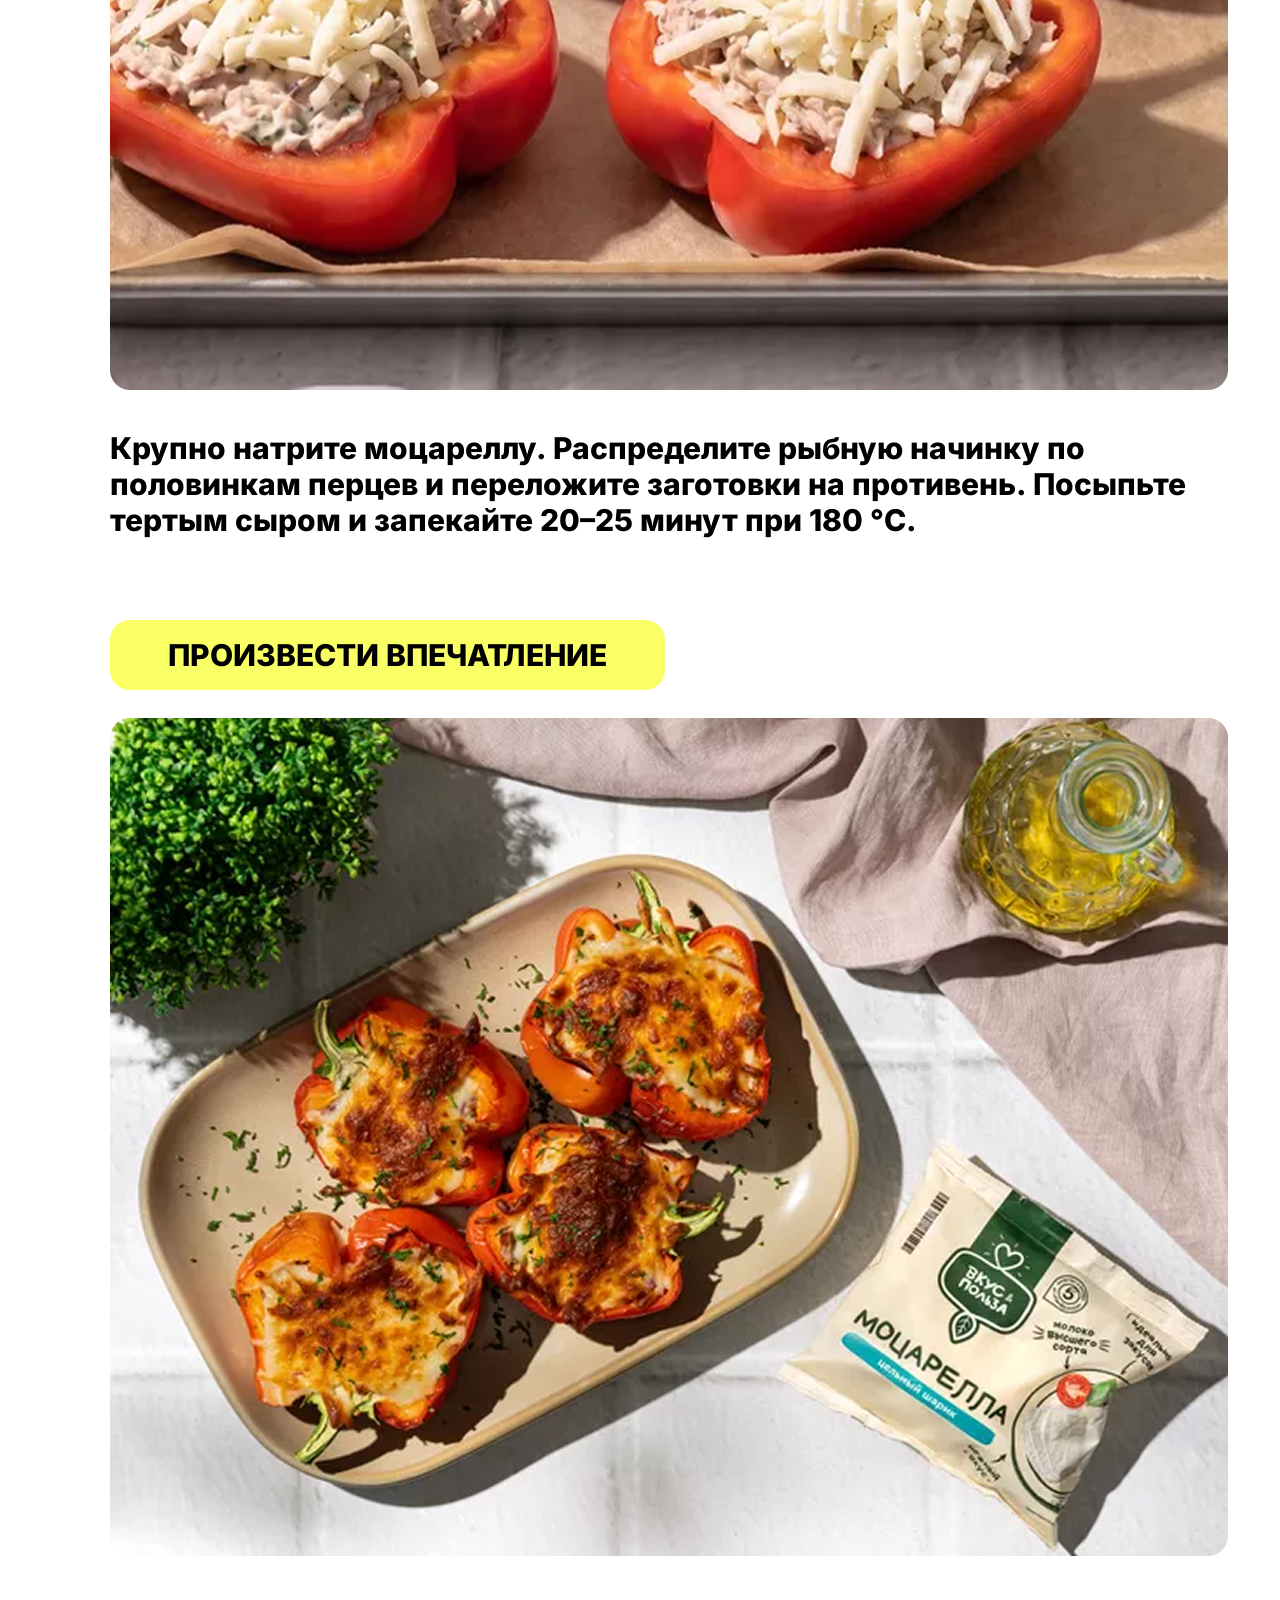
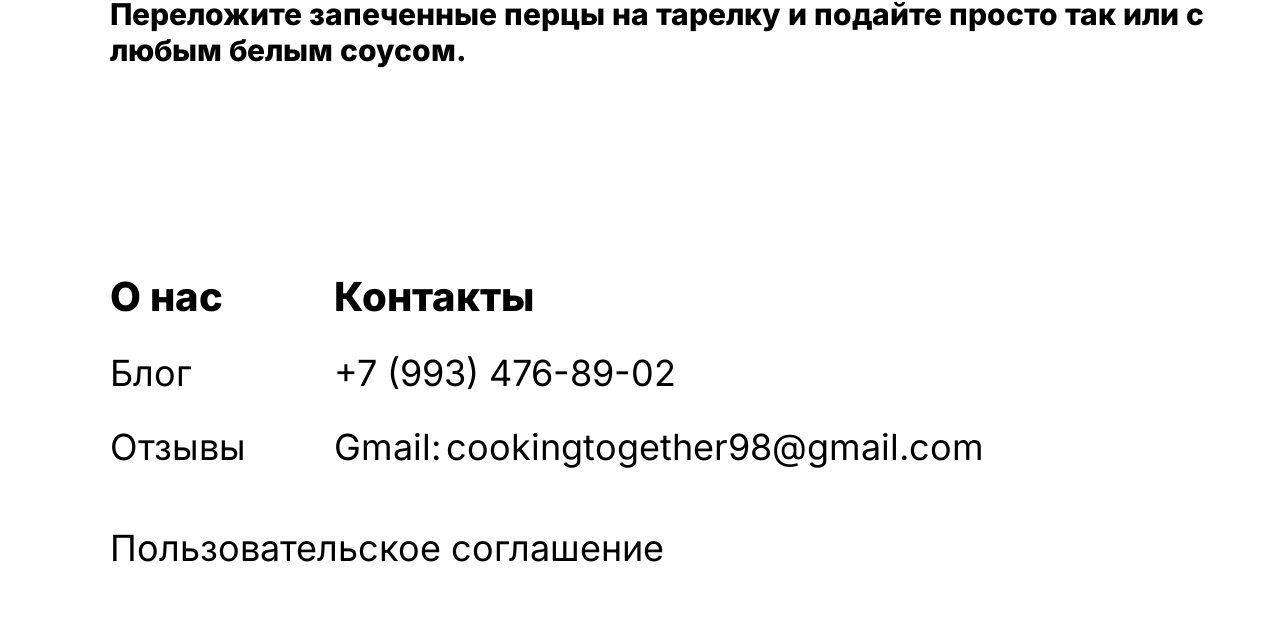
<file: lunch.html>
<!DOCTYPE html>
<html lang="ru">

<head>
    <meta charset="UTF-8">
    <meta name="viewport" content="width=device-width, initial-scale=1.0">
    <link rel="stylesheet" href="css/style.css">
    <title>Обед</title>
</head>

<body>
    <header class="header">
        <div class="container">
            <div class="header-wrapper">
                <picture>
                    <img src="images/img-logo.png" srcset="images/img-logo@2x.png 2x" alt="логотип"
                        class="header-wrapper__logo" width="690" height="463">
                </picture>
                <picture>
                    <img src="images/header-dish.png" srcset="images/header-dish@2x.png 2x" alt="тарелка с салатом"
                        class="header-wrapper__img" width="393" height="480">
                </picture>
                <nav class="header-nav">
                    <ul class="nav-list">
                        <li class="nav-list__item">
                            <a href="index.html" class="nav-list__link">Главная</a>
                        </li>
                        <li class="nav-list__item">
                            <a href="about.html" class="nav-list__link">О нас</a>
                        </li>
                        <li class="nav-list__item">
                            <a href="#" class="nav-list__link">Рецепты</a>
                        </li>
                    </ul>
                </nav>
            </div>
        </div>
    </header>
    <main>
        <section class="breakfest">
            <h1 class="visually-hidden">Вкусные рецеаты "Готовим вместе"</h1>
            <div class="container">
                <picture>
                    <img src="images/img-lunch-intro.png" srcset="images/img-lunch-intro@2x.png 2x"
                        alt="тарелка с салатом" class="breakfest__img" width="1221" height="564">
                </picture>
                <h2 class="breakfest__name">Запеченный перец с тунцом</h2>
                <p class="breakfest__text">Этот вариант фаршированных перцев готовится быстрее привычного. Начинку из
                    консервированного тунца и моцареллы не нужно предварительно обжаривать. Благодаря мягкому вкусу рыба
                    отлично сочетается со сладковатыми овощами, не перебивая их. Выбирайте крупные мясистые перцы
                    красного или желтого цвета — они менее терпкие.</p>
                <div class="for-dish">
                    <h2 class="for-dish__name">Для блюда</h2>
                    <div class="for-dish__inner">
                        <span class="for-dish__product">Болгарский перец</span>
                        <span class="for-dish__product">4 шт. = 600 г</span>
                    </div>
                    <div class="for-dish__inner">
                        <span class="for-dish__product">Тунец с кусочками в собственном соку</span>
                        <span class="for-dish__product">2 банки / 180 г = 360 г</span>
                    </div>
                    <div class="for-dish__inner">
                        <span class="for-dish__product">Моцарелла</span>
                        <span class="for-dish__product">180 г</span>
                    </div>
                    <div class="for-dish__inner">
                        <span class="for-dish__product">Красный лук</span>
                        <span class="for-dish__product">1 шт. = 75 г</span>
                    </div>

                </div>
                <h2 class="breakfest__title">Пошаговый фоторецепт</h2>
                <div class="breakfest-wrapper">
                    <span class="breakfest-wrapper__step">Подготовится</span>
                    <picture>
                        <img src="images/img-lunch-prepare.png" srcset="images/img-lunch-prepare@2x.png 2x"
                            alt="тарелка с салатом" class="breakfest-wrapper__img" width="1118" height="838">
                    </picture>
                    <p class="breakfest-wrapper__text">Помойте овощи и обсушите их бумажными полотенцами. Откройте банки
                        с филе тунца и слейте жидкость. Застелите противень пергаментом.</p>
                </div>
                <div class="breakfest-wrapper">
                    <span class="breakfest-wrapper__step">шаг 1</span>
                    <picture>
                        <img src="images/img-lunch-step-1.png" srcset="images/img-lunch-step-1@2x.png 2x"
                            alt="тарелка с салатом" class="breakfest-wrapper__img" width="1118" height="838">
                    </picture>
                    <p class="breakfest-wrapper__text">Разрежьте перцы вдоль пополам. Удалите семена и белые
                        перегородки. Плодоножки оставьте, чтобы половинки лучше сохраняли форму после запекания. Смажьте
                        полученные половинки оливковым маслом с двух сторон.</p>
                </div>
                <div class="breakfest-wrapper">
                    <span class="breakfest-wrapper__step">шаг 2</span>
                    <picture>
                        <img src="images/img-lunch-step-2.png" srcset="images/img-lunch-step-2@2x.png 2x"
                            alt="тарелка с салатом" class="breakfest-wrapper__img" width="1118" height="838">
                    </picture>
                    <p class="breakfest-wrapper__text">Мелко нарежьте красный лук. Разомните филе тунца вилкой и
                        смешайте с нарезкой. Добавьте греческий йогурт, лимонный сок и итальянские травы. Перемешайте,
                        попробуйте начинку и приправьте солью и перцем по вкусу.</p>
                </div>
                <div class="breakfest-wrapper">
                    <span class="breakfest-wrapper__step">шаг 3</span>
                    <picture>
                        <img src="images/img-lunch-step-3.png" srcset="images/img-lunch-step-3@2x.png 2x"
                            alt="тарелка с салатом" class="breakfest-wrapper__img" width="1118" height="838">
                    </picture>
                    <p class="breakfest-wrapper__text">Крупно натрите моцареллу. Распределите рыбную начинку по
                        половинкам перцев и переложите заготовки на противень. Посыпьте тертым сыром и запекайте 20–25
                        минут при 180 °C.</p>
                </div>
                <div class="breakfest-wrapper">
                    <span class="breakfest-wrapper__step big">ПРОИЗВЕСТИ ВПЕЧАТЛЕНИЕ</span>
                    <picture>
                        <img src="images/img-lunch-coocked.png" srcset="images/img-lunch-coocked@2x.png 2x"
                            alt="тарелка с салатом" class="breakfest-wrapper__img" width="1118" height="838">
                    </picture>
                    <p class="breakfest-wrapper__text">Переложите запеченные перцы на тарелку и подайте просто так или с
                        любым белым соусом.</p>
                </div>
            </div>
        </section>
    </main>
    <footer class="footer">
        <div class="container">
            <div class="footer-wrapper">
                <div class="footer-inner">
                    <span class="footer-inner__name">О нас</span>
                    <a href="#" class="footer-inner__text">Блог</a>
                    <a href="#" class="footer-inner__text">Отзывы</a>
                </div>
                <div class="footer-inner">
                    <span class="footer-inner__name">Контакты</span>
                    <a href="tel:+79934768902" class="footer-inner__text">+7 (993) 476-89-02</a>
                    <div class="footer-inner__mail">
                        <span class="footer-inner__text">Gmail:</span>
                        <a href="mailto:cookingtogether98@gmail.com"
                            class="footer-inner__text">cookingtogether98@gmail.com</a>
                    </div>
                </div>
            </div>
            <a href="#" class="footer-agreement">Пользовательское соглашение</a>
        </div>
    </footer>
</body>

</html>
</file>
<file: css/style.css>
@import "../css/global/reboot.css";
@import "../css/global/fonts.css";
@import "../css/global/container.css";

@import "../css/blocks/header.css";
@import "../css/blocks/nav-list.css";
@import "../css/blocks/footer.css";
@import "../css/blocks/reciepts.css";
@import "../css/blocks/breakfest.css";
@import "../css/blocks/for-dish.css";
@import "../css/blocks/about.css";
</file>
